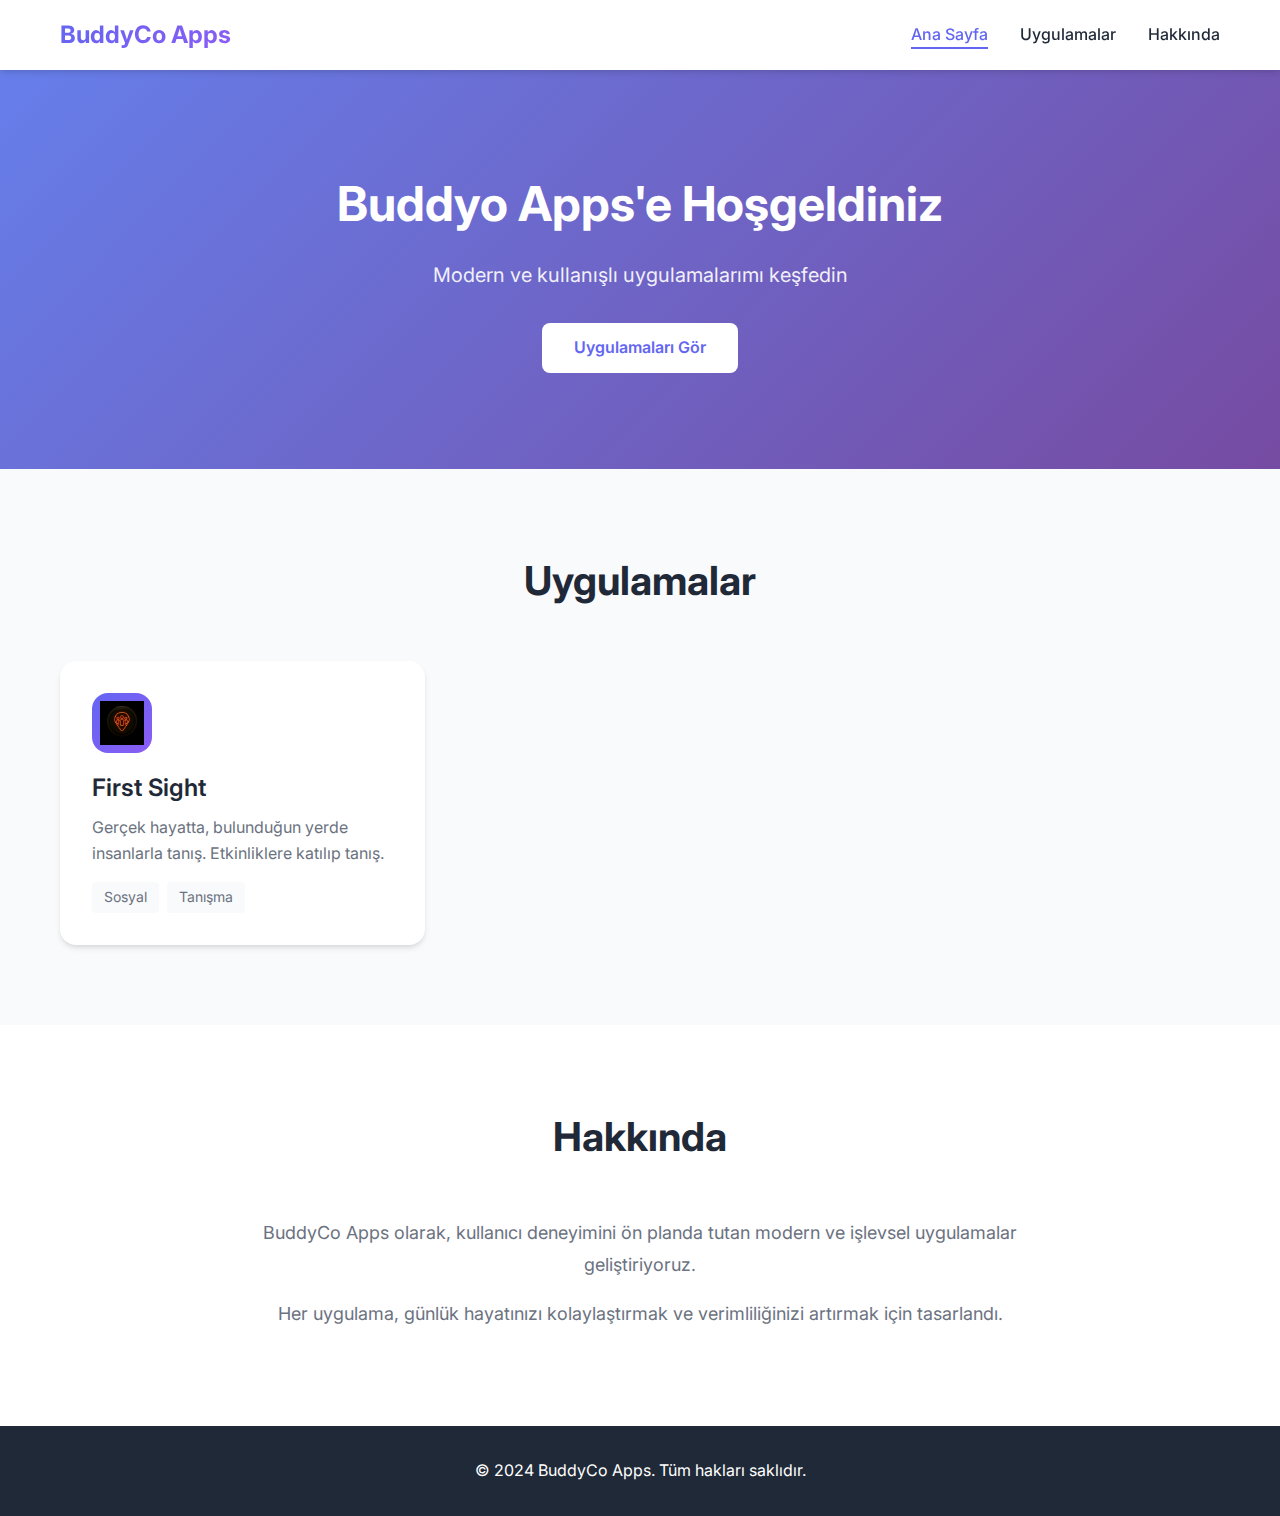
<file: index.html>
<!DOCTYPE html>
<html lang="tr">
<head>
    <meta charset="UTF-8">
    <meta name="viewport" content="width=device-width, initial-scale=1.0">
    <title>BuddyCo Apps - Uygulamalarım</title>
    <link rel="stylesheet" href="styles.css?v=4">
    <link rel="preconnect" href="https://fonts.googleapis.com">
    <link rel="preconnect" href="https://fonts.gstatic.com" crossorigin>
    <link href="https://fonts.googleapis.com/css2?family=Inter:wght@300;400;500;600;700&display=swap" rel="stylesheet">
</head>
<body>
    <nav class="navbar">
        <div class="container">
            <div class="nav-brand">
                <h1>BuddyCo Apps</h1>
            </div>
            <ul class="nav-menu">
                <li><a href="index.html" class="active">Ana Sayfa</a></li>
                <li><a href="#apps">Uygulamalar</a></li>
                <li><a href="#about">Hakkında</a></li>
            </ul>
        </div>
    </nav>

    <section class="hero">
        <div class="container">
            <div class="hero-content">
                <h1 class="hero-title">Buddyo Apps'e Hoşgeldiniz</h1>
                <p class="hero-subtitle">Modern ve kullanışlı uygulamalarımı keşfedin</p>
                <a href="#apps" class="btn btn-primary">Uygulamaları Gör</a>
            </div>
        </div>
    </section>

    <section id="apps" class="apps-section">
        <div class="container">
            <h2 class="section-title">Uygulamalar</h2>
            <div class="apps-grid" id="appsGrid">
                <!-- Uygulamalar buraya dinamik olarak eklenecek -->
            </div>
        </div>
    </section>

    <section id="about" class="about-section">
        <div class="container">
            <h2 class="section-title">Hakkında</h2>
            <div class="about-content">
                <p>BuddyCo Apps olarak, kullanıcı deneyimini ön planda tutan modern ve işlevsel uygulamalar geliştiriyoruz.</p>
                <p>Her uygulama, günlük hayatınızı kolaylaştırmak ve verimliliğinizi artırmak için tasarlandı.</p>
            </div>
        </div>
    </section>

    <footer class="footer">
        <div class="container">
            <p>&copy; 2024 BuddyCo Apps. Tüm hakları saklıdır.</p>
        </div>
    </footer>

    <script src="script.js?v=4"></script>
</body>
</html>
</file>
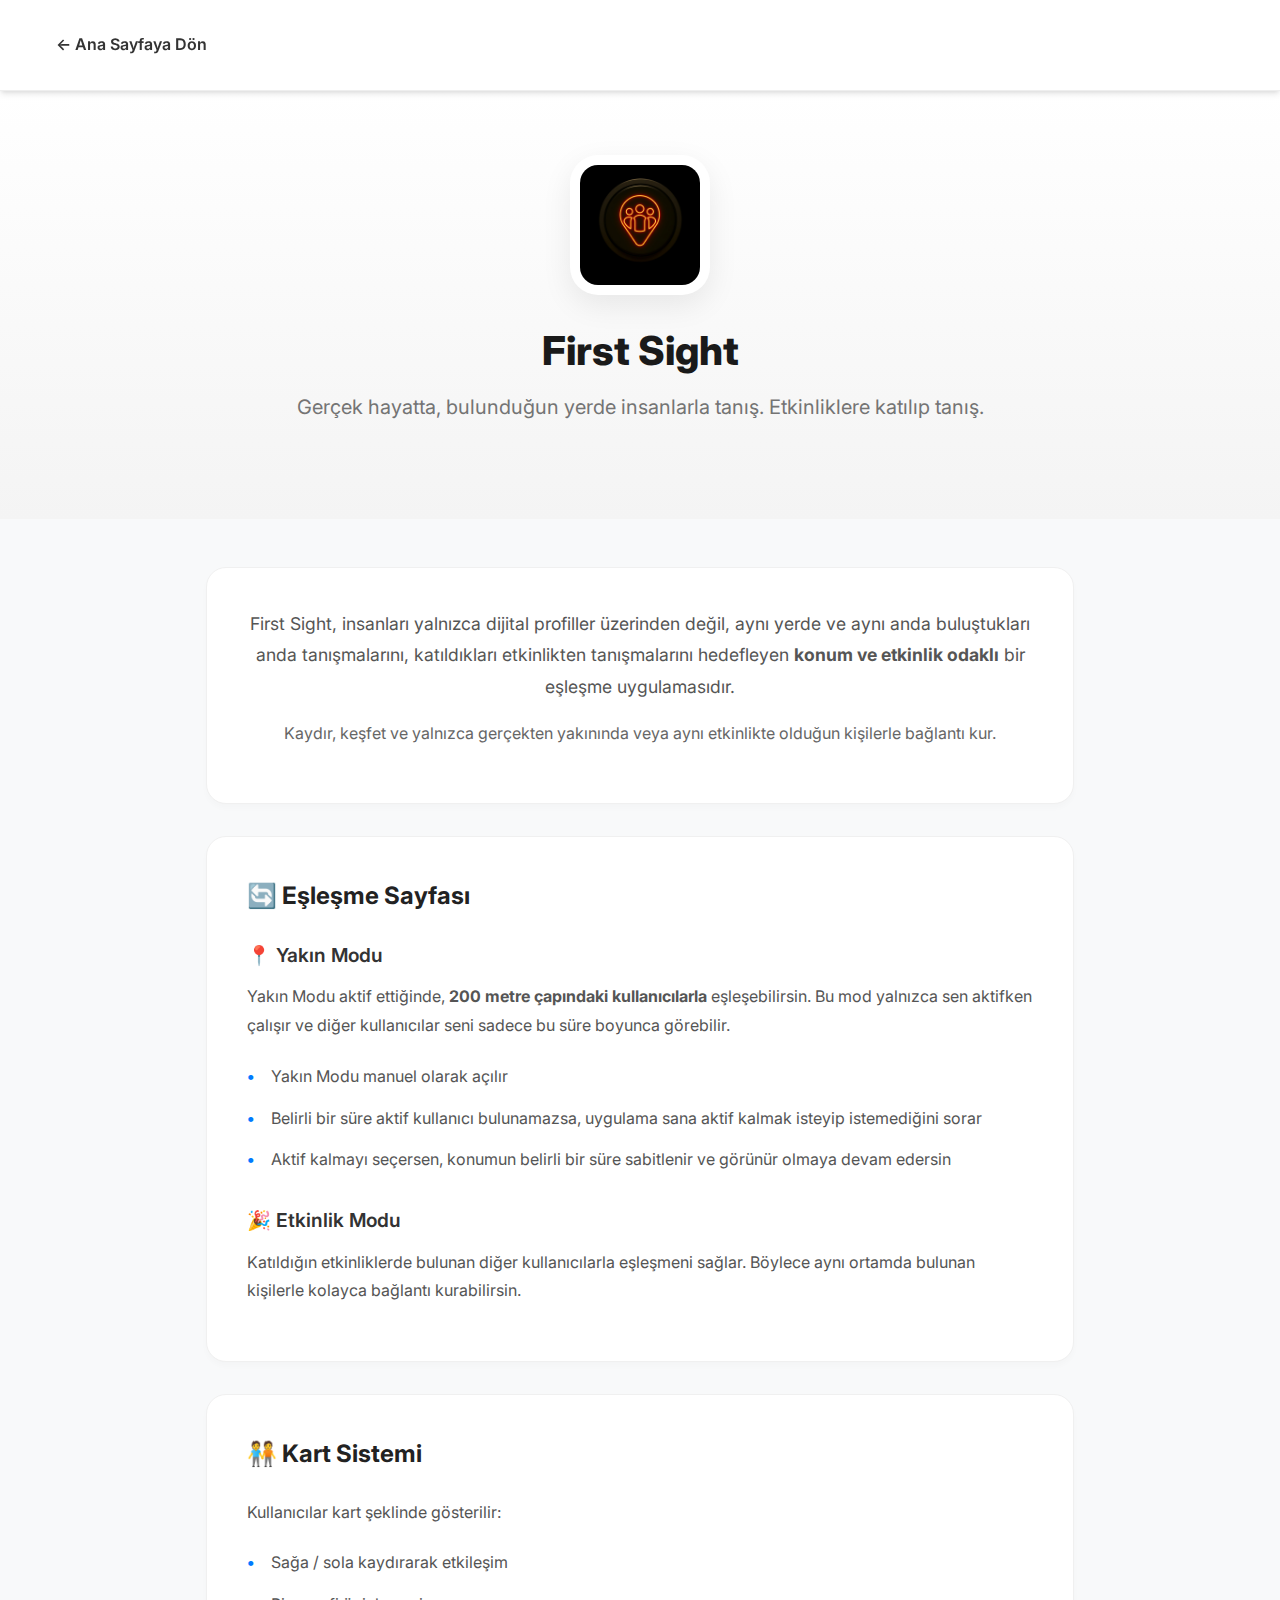
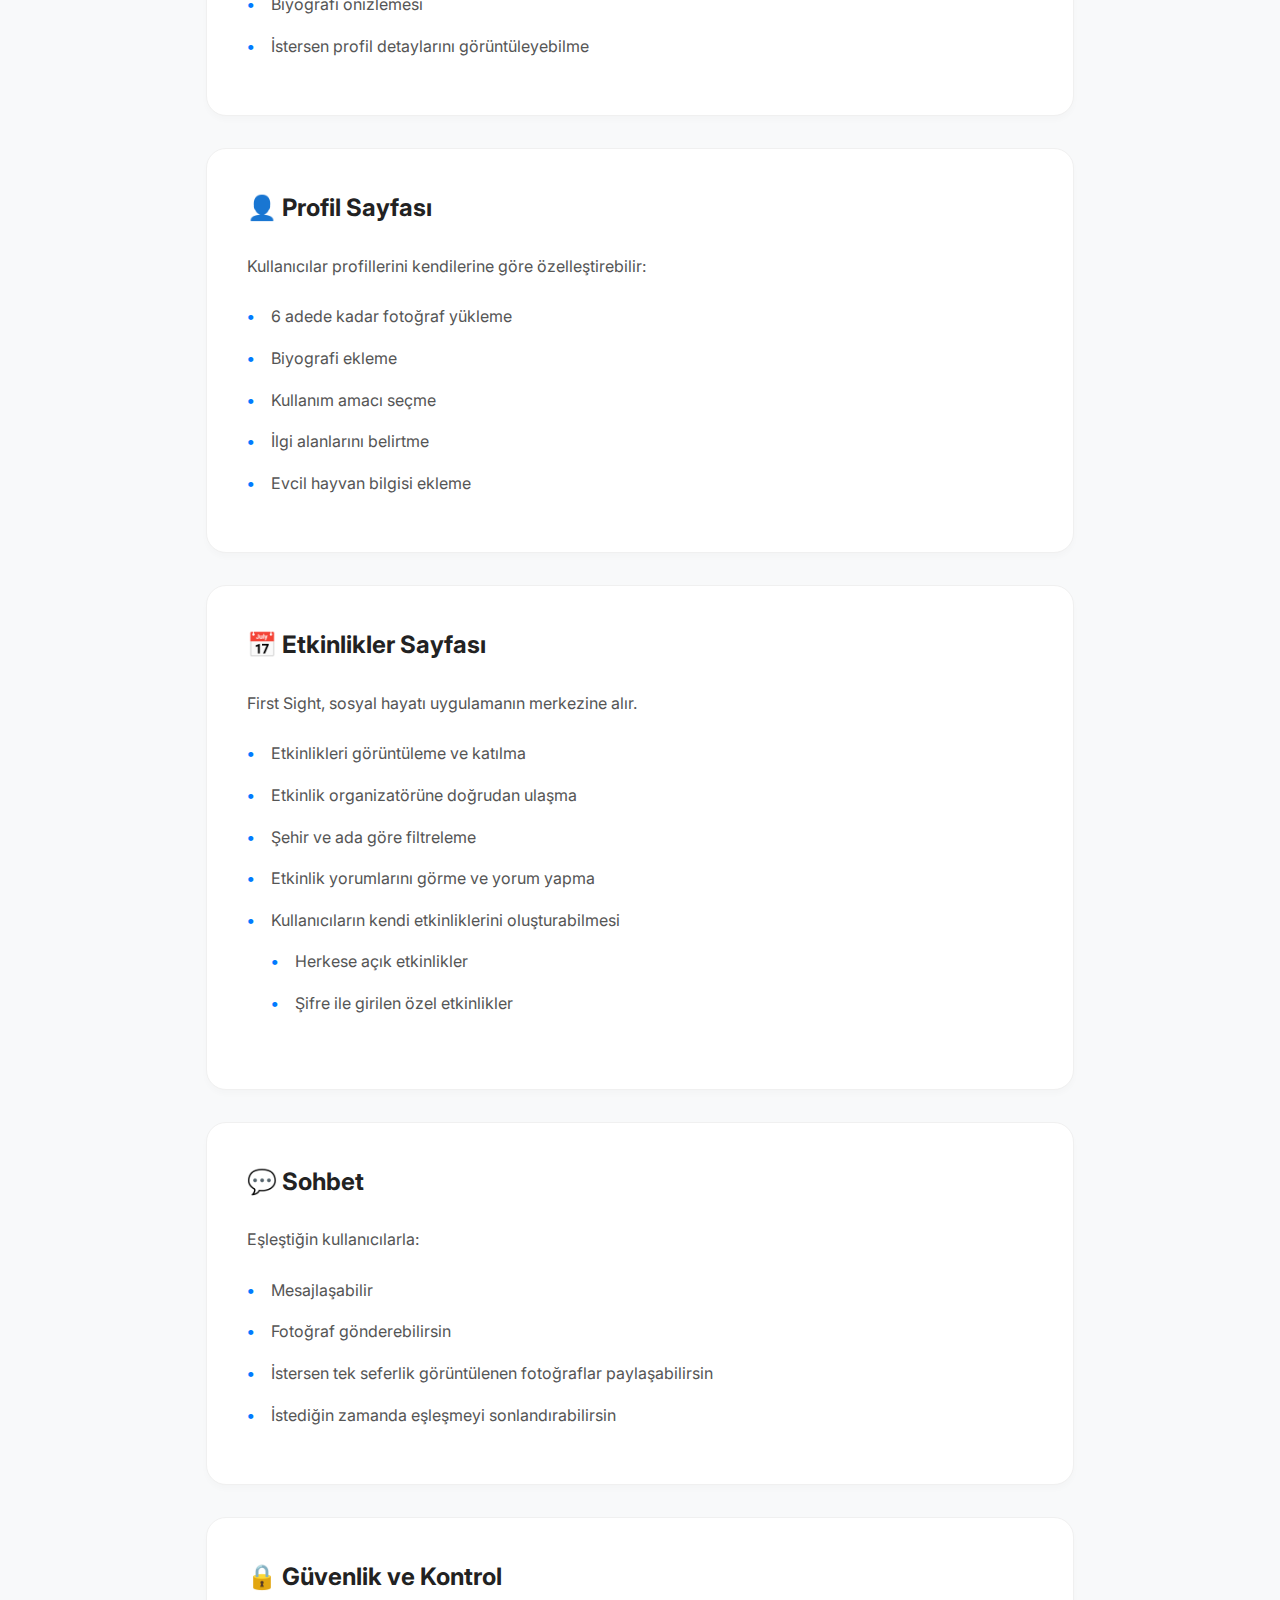
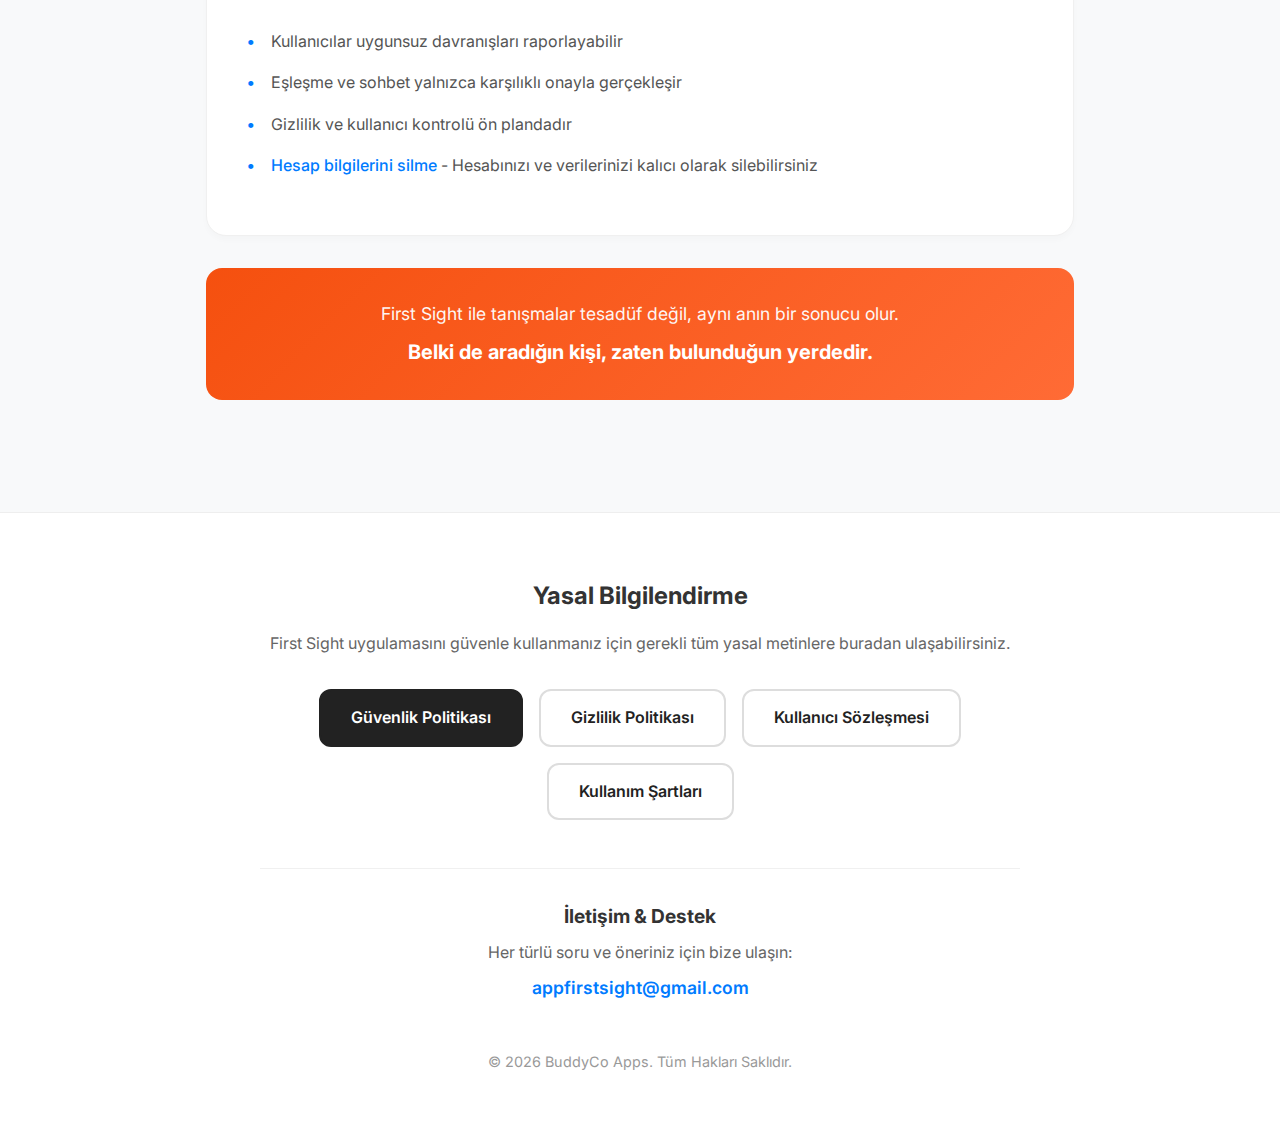
<file: firstsight/index.html>
<!doctype html>
<html lang="tr">

<head>
  <meta charset="UTF-8" />
  <meta name="viewport" content="width=device-width, initial-scale=1.0" />
  <title>First Sight - Tanışmanın En Doğal Hali</title>
  <link rel="stylesheet" href="../styles.css?v=5" />
  <link rel="preconnect" href="https://fonts.googleapis.com" />
  <link rel="preconnect" href="https://fonts.gstatic.com" crossorigin />
  <link href="https://fonts.googleapis.com/css2?family=Inter:wght@300;400;500;600;700&display=swap" rel="stylesheet" />

  <style>
    body {
      font-family: "Inter", sans-serif;
      background-color: #f8f9fa;
      color: #333;
      margin: 0;
      padding: 0;
    }

    .navbar {
      background: white;
      border-bottom: 1px solid #eee;
    }

    /* Hero Alanı */
    .app-hero {
      background: linear-gradient(180deg, #ffffff 0%, #f4f4f4 100%);
      padding: 4rem 1rem;
      text-align: center;
    }

    .app-logo-container {
      width: 140px;
      height: 140px;
      margin: 0 auto 1.5rem;
      background: white;
      border-radius: 28px;
      box-shadow: 0 10px 30px rgba(0, 0, 0, 0.08);
      padding: 10px;
      display: flex;
      align-items: center;
      justify-content: center;
    }

    .app-logo-img {
      width: 100%;
      height: 100%;
      object-fit: contain;
      border-radius: 18px;
    }

    .hero-title {
      font-size: 2.5rem;
      font-weight: 800;
      margin-bottom: 0.5rem;
      color: #1a1a1a;
    }

    .hero-subtitle {
      font-size: 1.25rem;
      color: #666;
      max-width: 700px;
      margin: 0 auto 2rem;
      line-height: 1.6;
    }

    /* İçerik Bölümü */
    .content-section {
      padding: 3rem 1rem;
      max-width: 900px;
      margin: 0 auto;
    }

    .section-block {
      background: white;
      padding: 2.5rem;
      border-radius: 20px;
      box-shadow: 0 4px 6px rgba(0, 0, 0, 0.02);
      border: 1px solid #f0f0f0;
      margin-bottom: 2rem;
    }

    .section-block h2 {
      font-size: 1.5rem;
      font-weight: 700;
      margin-bottom: 1.5rem;
      color: #222;
      display: flex;
      align-items: center;
      gap: 0.5rem;
    }

    .section-block h3 {
      font-size: 1.2rem;
      font-weight: 600;
      margin: 1.5rem 0 0.75rem;
      color: #333;
      display: flex;
      align-items: center;
      gap: 0.5rem;
    }

    .section-block p {
      color: #555;
      line-height: 1.8;
      margin-bottom: 1rem;
    }

    .section-block ul {
      list-style: none;
      padding: 0;
      margin: 0.5rem 0;
    }

    .section-block ul li {
      padding: 0.5rem 0;
      padding-left: 1.5rem;
      position: relative;
      color: #555;
      line-height: 1.6;
    }

    .section-block ul li::before {
      content: "•";
      position: absolute;
      left: 0;
      color: #007bff;
      font-weight: bold;
    }

    .nested-list {
      margin-left: 1rem;
      margin-top: 0.5rem;
    }

    .nested-list li::before {
      content: "◦";
      color: #999;
    }

    /* Özellikler Grid */
    .features-grid {
      display: grid;
      grid-template-columns: repeat(auto-fit, minmax(280px, 1fr));
      gap: 1.5rem;
      margin-top: 1.5rem;
    }

    .feature-card {
      background: #fafafa;
      padding: 1.5rem;
      border-radius: 16px;
      border: 1px solid #eee;
      transition: transform 0.3s ease, box-shadow 0.3s ease;
    }

    .feature-card:hover {
      transform: translateY(-3px);
      box-shadow: 0 8px 16px rgba(0, 0, 0, 0.04);
    }

    .feature-card h4 {
      font-size: 1.1rem;
      font-weight: 600;
      margin-bottom: 0.5rem;
      color: #222;
    }

    .feature-card p {
      color: #666;
      font-size: 0.95rem;
      line-height: 1.6;
      margin: 0;
    }

    .highlight-box {
      background: linear-gradient(135deg, #f5500f 0%, #ff6b35 100%);
      color: white;
      padding: 2rem;
      border-radius: 16px;
      text-align: center;
      margin: 2rem 0;
    }

    .highlight-box p {
      color: white;
      font-size: 1.1rem;
      margin: 0;
      opacity: 0.95;
    }

    .highlight-box strong {
      display: block;
      font-size: 1.25rem;
      margin-top: 0.5rem;
    }

    /* Yasal & İletişim Alanı */
    .info-footer {
      background: #fff;
      padding: 4rem 1rem;
      text-align: center;
      border-top: 1px solid #eee;
      margin-top: 2rem;
    }

    .legal-buttons {
      display: flex;
      gap: 1rem;
      justify-content: center;
      flex-wrap: wrap;
      margin: 2rem 0;
    }

    .btn {
      padding: 14px 30px;
      border-radius: 12px;
      font-weight: 600;
      text-decoration: none;
      transition: all 0.2s;
      display: inline-block;
    }

    .btn-dark {
      background: #222;
      color: white;
      border: 2px solid #222;
    }

    .btn-dark:hover {
      background: #000;
      border-color: #000;
      transform: scale(1.02);
    }

    .btn-light {
      background: transparent;
      color: #222;
      border: 2px solid #ddd;
    }

    .btn-light:hover {
      border-color: #222;
      background: #fff;
      transform: scale(1.02);
    }

    .contact-info {
      margin-top: 3rem;
      padding-top: 2rem;
      border-top: 1px solid #f0f0f0;
    }

    .contact-link {
      color: #007bff;
      text-decoration: none;
      font-weight: 600;
      font-size: 1.1rem;
    }

    .contact-link:hover {
      text-decoration: underline;
    }

    @media (max-width: 768px) {
      .hero-title {
        font-size: 2rem;
      }

      .section-block {
        padding: 1.5rem;
      }

      .feature-card {
        padding: 1.25rem;
      }
    }
  </style>
</head>

<body>
  <nav class="navbar">
    <div class="container" style="display: flex; align-items: center; padding: 1rem">
      <a href="../index.html" style="text-decoration: none; color: #333; font-weight: 600">← Ana Sayfaya Dön</a>
    </div>
  </nav>

  <header class="app-hero">
    <div class="container">
      <div class="app-logo-container">
        <img src="../firstsight-logo.png" alt="First Sight Logo" class="app-logo-img" />
      </div>
      <h1 class="hero-title">First Sight</h1>
      <p class="hero-subtitle">
        Gerçek hayatta, bulunduğun yerde insanlarla tanış. Etkinliklere katılıp tanış.
      </p>
    </div>
  </header>

  <section class="content-section">
    <!-- Giriş -->
    <div class="section-block">
      <p style="font-size: 1.1rem; text-align: center;">
        First Sight, insanları yalnızca dijital profiller üzerinden değil, aynı yerde ve aynı anda buluştukları anda
        tanışmalarını, katıldıkları etkinlikten tanışmalarını hedefleyen <strong>konum ve etkinlik odaklı</strong> bir
        eşleşme uygulamasıdır.
      </p>
      <p style="text-align: center; color: #666;">
        Kaydır, keşfet ve yalnızca gerçekten yakınında veya aynı etkinlikte olduğun kişilerle bağlantı kur.
      </p>
    </div>

    <!-- Eşleşme Sayfası -->
    <div class="section-block">
      <h2>🔄 Eşleşme Sayfası</h2>

      <h3>📍 Yakın Modu</h3>
      <p>Yakın Modu aktif ettiğinde, <strong>200 metre çapındaki kullanıcılarla</strong> eşleşebilirsin. Bu mod yalnızca
        sen aktifken çalışır ve diğer kullanıcılar seni sadece bu süre boyunca görebilir.</p>
      <ul>
        <li>Yakın Modu manuel olarak açılır</li>
        <li>Belirli bir süre aktif kullanıcı bulunamazsa, uygulama sana aktif kalmak isteyip istemediğini sorar</li>
        <li>Aktif kalmayı seçersen, konumun belirli bir süre sabitlenir ve görünür olmaya devam edersin</li>
      </ul>

      <h3>🎉 Etkinlik Modu</h3>
      <p>Katıldığın etkinliklerde bulunan diğer kullanıcılarla eşleşmeni sağlar. Böylece aynı ortamda bulunan kişilerle
        kolayca bağlantı kurabilirsin.</p>
    </div>

    <!-- Kart Sistemi -->
    <div class="section-block">
      <h2>🧑‍🤝‍🧑 Kart Sistemi</h2>
      <p>Kullanıcılar kart şeklinde gösterilir:</p>
      <ul>
        <li>Sağa / sola kaydırarak etkileşim</li>
        <li>Biyografi önizlemesi</li>
        <li>İstersen profil detaylarını görüntüleyebilme</li>
      </ul>
    </div>

    <!-- Profil Sayfası -->
    <div class="section-block">
      <h2>👤 Profil Sayfası</h2>
      <p>Kullanıcılar profillerini kendilerine göre özelleştirebilir:</p>
      <ul>
        <li>6 adede kadar fotoğraf yükleme</li>
        <li>Biyografi ekleme</li>
        <li>Kullanım amacı seçme</li>
        <li>İlgi alanlarını belirtme</li>
        <li>Evcil hayvan bilgisi ekleme</li>
      </ul>
    </div>

    <!-- Etkinlikler Sayfası -->
    <div class="section-block">
      <h2>📅 Etkinlikler Sayfası</h2>
      <p>First Sight, sosyal hayatı uygulamanın merkezine alır.</p>
      <ul>
        <li>Etkinlikleri görüntüleme ve katılma</li>
        <li>Etkinlik organizatörüne doğrudan ulaşma</li>
        <li>Şehir ve ada göre filtreleme</li>
        <li>Etkinlik yorumlarını görme ve yorum yapma</li>
        <li>Kullanıcıların kendi etkinliklerini oluşturabilmesi
          <ul class="nested-list">
            <li>Herkese açık etkinlikler</li>
            <li>Şifre ile girilen özel etkinlikler</li>
          </ul>
        </li>
      </ul>
    </div>

    <!-- Sohbet -->
    <div class="section-block">
      <h2>💬 Sohbet</h2>
      <p>Eşleştiğin kullanıcılarla:</p>
      <ul>
        <li>Mesajlaşabilir</li>
        <li>Fotoğraf gönderebilirsin</li>
        <li>İstersen tek seferlik görüntülenen fotoğraflar paylaşabilirsin</li>
        <li>İstediğin zamanda eşleşmeyi sonlandırabilirsin</li>
      </ul>
    </div>

    <!-- Güvenlik ve Kontrol -->
    <div class="section-block">
      <h2>🔒 Güvenlik ve Kontrol</h2>
      <ul>
        <li>Kullanıcılar uygunsuz davranışları raporlayabilir</li>
        <li>Eşleşme ve sohbet yalnızca karşılıklı onayla gerçekleşir</li>
        <li>Gizlilik ve kullanıcı kontrolü ön plandadır</li>
        <li><a href="hesap-silme/" style="color: #007bff; text-decoration: none; font-weight: 500;">Hesap bilgilerini
            silme</a> - Hesabınızı ve verilerinizi kalıcı olarak silebilirsiniz</li>
      </ul>
    </div>

    <!-- Son Mesaj -->
    <div class="highlight-box">
      <p>First Sight ile tanışmalar tesadüf değil, aynı anın bir sonucu olur.</p>
      <strong>Belki de aradığın kişi, zaten bulunduğun yerdedir.</strong>
    </div>
  </section>

  <footer class="info-footer">
    <div class="container" style="max-width: 800px; margin: 0 auto">
      <h2 style="margin-bottom: 1rem">Yasal Bilgilendirme</h2>
      <p style="color: #666; margin-bottom: 2rem">
        First Sight uygulamasını güvenle kullanmanız için gerekli tüm yasal
        metinlere buradan ulaşabilirsiniz.
      </p>

      <div class="legal-buttons">
        <a href="guvenlik/" class="btn btn-dark">Güvenlik Politikası</a>
        <a href="gizlilik/" class="btn btn-light">Gizlilik Politikası</a>
        <a href="sozlesme/" class="btn btn-light">Kullanıcı Sözleşmesi</a>
        <a href="kullanim-sartlari/" class="btn btn-light">Kullanım Şartları</a>
      </div>

      <div class="contact-info">
        <h3 style="font-size: 1.2rem; margin-bottom: 0.5rem">
          İletişim & Destek
        </h3>
        <p style="color: #666; margin-bottom: 0.5rem">
          Her türlü soru ve öneriniz için bize ulaşın:
        </p>
        <a href="mailto:appfirstsight@gmail.com" class="contact-link">appfirstsight@gmail.com</a>
      </div>

      <p style="margin-top: 3rem; color: #999; font-size: 0.9rem">
        &copy; 2026 BuddyCo Apps. Tüm Hakları Saklıdır.
      </p>
    </div>
  </footer>
</body>

</html>
</file>
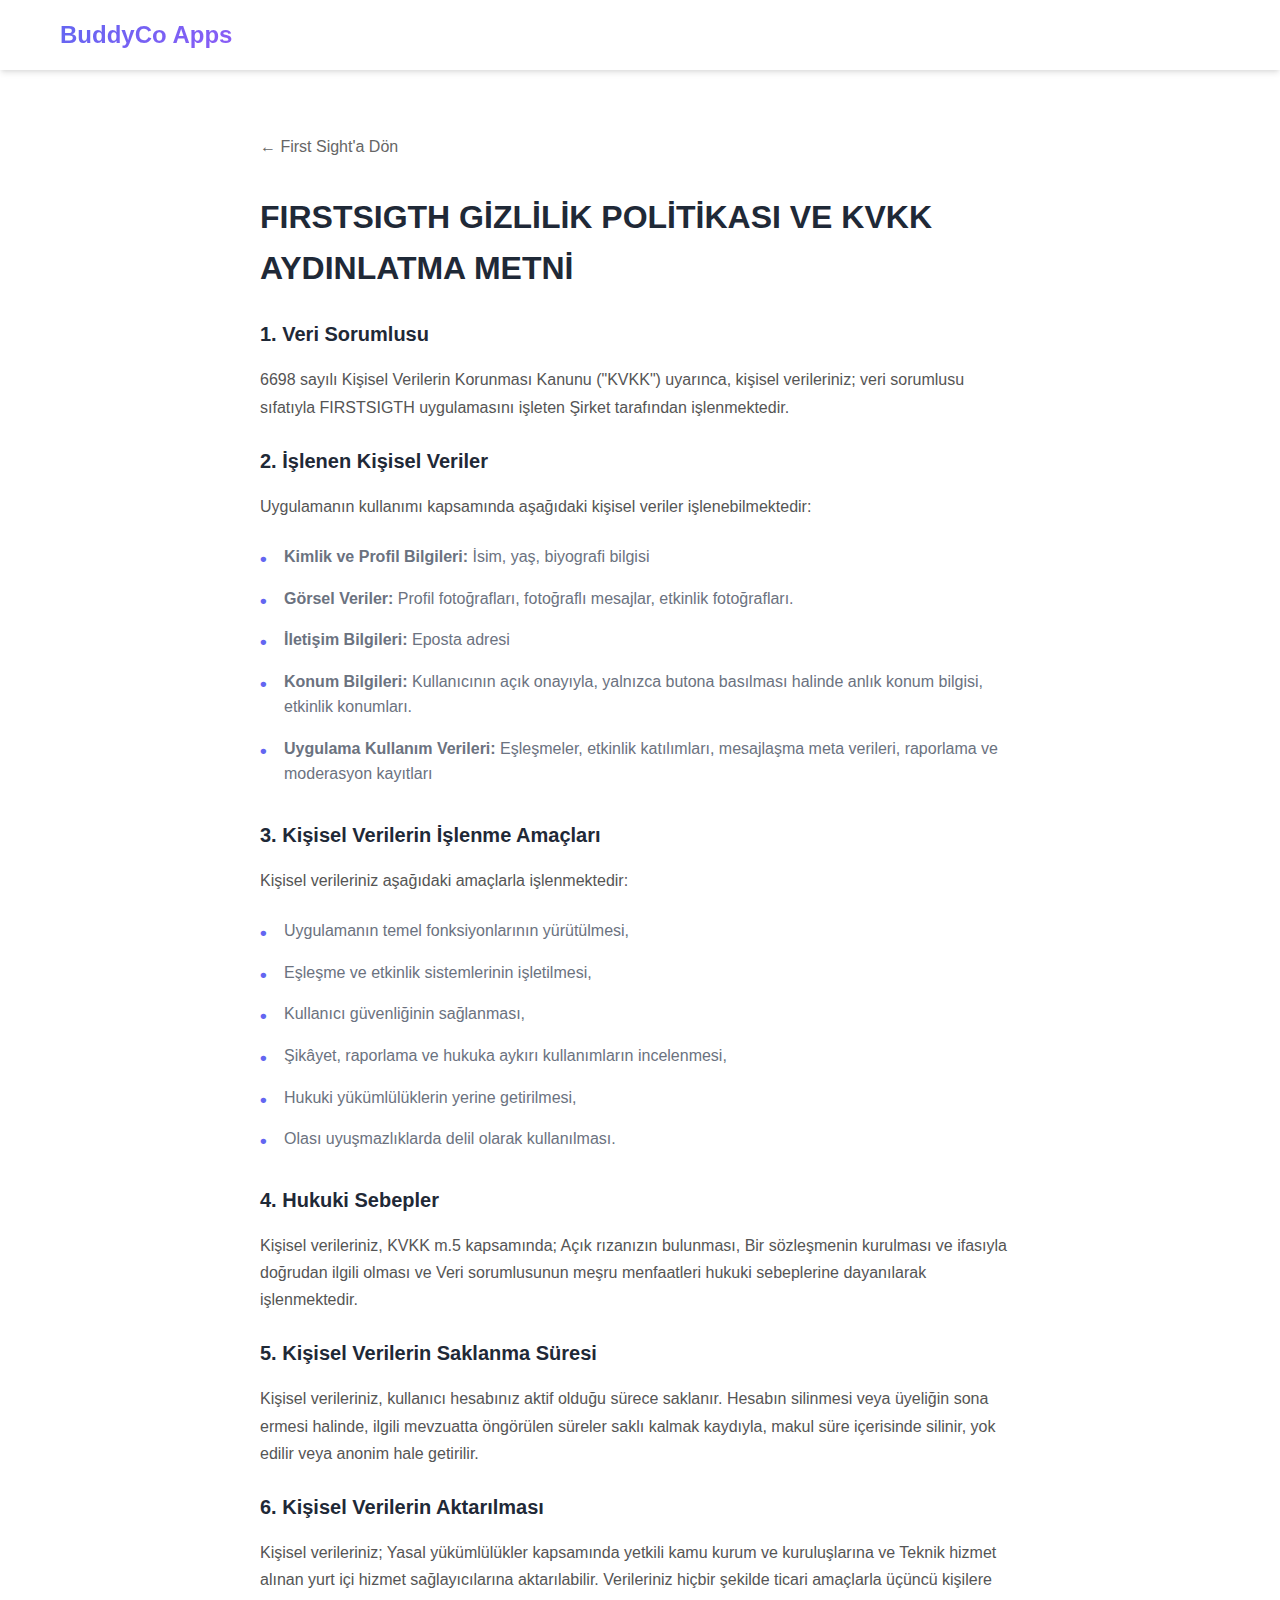
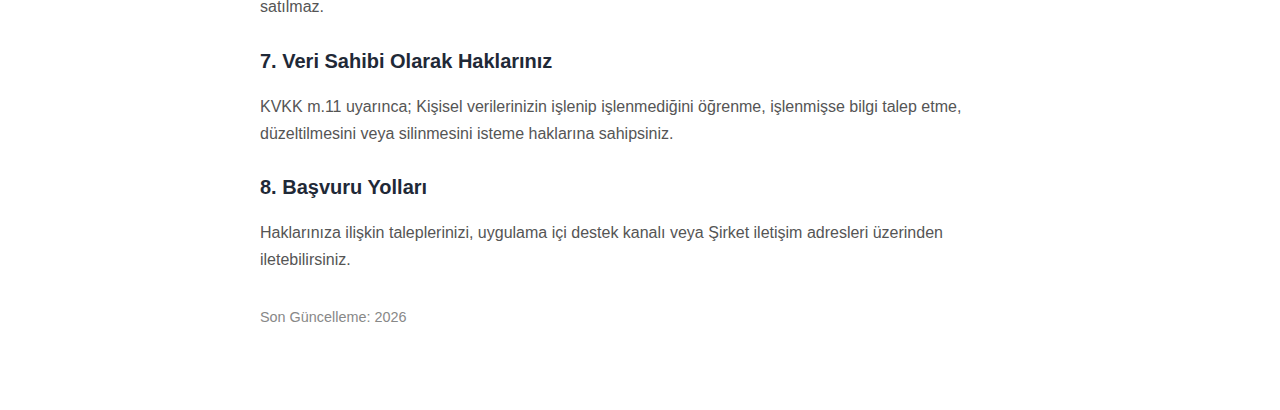
<file: firstsight/gizlilik/index.html>
<!DOCTYPE html>
<html lang="tr">

<head>
    <meta charset="UTF-8">
    <meta name="viewport" content="width=device-width, initial-scale=1.0">
    <title>First Sight - Gizlilik Politikası</title>
    <link rel="stylesheet" href="../../styles.css?v=4">
    <style>
        .legal-page {
            padding: 4rem 0;
            max-width: 800px;
            margin: 0 auto;
        }

        .legal-content h2 {
            color: #333;
            margin-top: 2rem;
        }

        .legal-content p,
        .legal-content li {
            color: #555;
            line-height: 1.7;
        }

        .back-link {
            display: inline-block;
            margin-bottom: 2rem;
            color: #666;
            text-decoration: none;
            font-weight: 500;
        }

        .back-link:hover {
            color: #000;
        }
    </style>
</head>

<body>
    <nav class="navbar">
        <div class="container">
            <div class="nav-brand">
                <h1>BuddyCo Apps</h1>
            </div>
        </div>
    </nav>

    <section class="legal-page">
        <div class="container">
            <a href="../" class="back-link">← First Sight'a Dön</a>

            <div class="legal-content">
                <h1>FIRSTSIGTH GİZLİLİK POLİTİKASI VE KVKK AYDINLATMA METNİ</h1>

                <h3>1. Veri Sorumlusu</h3>
                <p>6698 sayılı Kişisel Verilerin Korunması Kanunu ("KVKK") uyarınca, kişisel verileriniz; veri sorumlusu
                    sıfatıyla FIRSTSIGTH uygulamasını işleten Şirket tarafından işlenmektedir.</p>

                <h3>2. İşlenen Kişisel Veriler</h3>
                <p>Uygulamanın kullanımı kapsamında aşağıdaki kişisel veriler işlenebilmektedir:</p>
                <ul>
                    <li><strong>Kimlik ve Profil Bilgileri:</strong> İsim, yaş, biyografi bilgisi</li>
                    <li><strong>Görsel Veriler:</strong> Profil fotoğrafları, fotoğraflı mesajlar, etkinlik
                        fotoğrafları.</li>
                    <li><strong>İletişim Bilgileri:</strong> Eposta adresi</li>
                    <li><strong>Konum Bilgileri:</strong> Kullanıcının açık onayıyla, yalnızca butona basılması halinde
                        anlık konum bilgisi, etkinlik konumları.</li>
                    <li><strong>Uygulama Kullanım Verileri:</strong> Eşleşmeler, etkinlik katılımları, mesajlaşma meta
                        verileri, raporlama ve moderasyon kayıtları</li>
                </ul>

                <h3>3. Kişisel Verilerin İşlenme Amaçları</h3>
                <p>Kişisel verileriniz aşağıdaki amaçlarla işlenmektedir:</p>
                <ul>
                    <li>Uygulamanın temel fonksiyonlarının yürütülmesi,</li>
                    <li>Eşleşme ve etkinlik sistemlerinin işletilmesi,</li>
                    <li>Kullanıcı güvenliğinin sağlanması,</li>
                    <li>Şikâyet, raporlama ve hukuka aykırı kullanımların incelenmesi,</li>
                    <li>Hukuki yükümlülüklerin yerine getirilmesi,</li>
                    <li>Olası uyuşmazlıklarda delil olarak kullanılması.</li>
                </ul>

                <h3>4. Hukuki Sebepler</h3>
                <p>Kişisel verileriniz, KVKK m.5 kapsamında; Açık rızanızın bulunması, Bir sözleşmenin kurulması ve
                    ifasıyla doğrudan ilgili olması ve Veri sorumlusunun meşru menfaatleri hukuki sebeplerine
                    dayanılarak işlenmektedir.</p>

                <h3>5. Kişisel Verilerin Saklanma Süresi</h3>
                <p>Kişisel verileriniz, kullanıcı hesabınız aktif olduğu sürece saklanır. Hesabın silinmesi veya
                    üyeliğin sona ermesi halinde, ilgili mevzuatta öngörülen süreler saklı kalmak kaydıyla, makul süre
                    içerisinde silinir, yok edilir veya anonim hale getirilir.</p>

                <h3>6. Kişisel Verilerin Aktarılması</h3>
                <p>Kişisel verileriniz; Yasal yükümlülükler kapsamında yetkili kamu kurum ve kuruluşlarına ve Teknik
                    hizmet alınan yurt içi hizmet sağlayıcılarına aktarılabilir. Verileriniz hiçbir şekilde ticari
                    amaçlarla üçüncü kişilere satılmaz.</p>

                <h3>7. Veri Sahibi Olarak Haklarınız</h3>
                <p>KVKK m.11 uyarınca; Kişisel verilerinizin işlenip işlenmediğini öğrenme, işlenmişse bilgi talep etme,
                    düzeltilmesini veya silinmesini isteme haklarına sahipsiniz.</p>

                <h3>8. Başvuru Yolları</h3>
                <p>Haklarınıza ilişkin taleplerinizi, uygulama içi destek kanalı veya Şirket iletişim adresleri
                    üzerinden iletebilirsiniz.</p>

                <p style="margin-top:2rem; font-size:0.9rem; color:#888;">Son Güncelleme: 2026</p>
            </div>
        </div>
    </section>
</body>

</html>
</file>
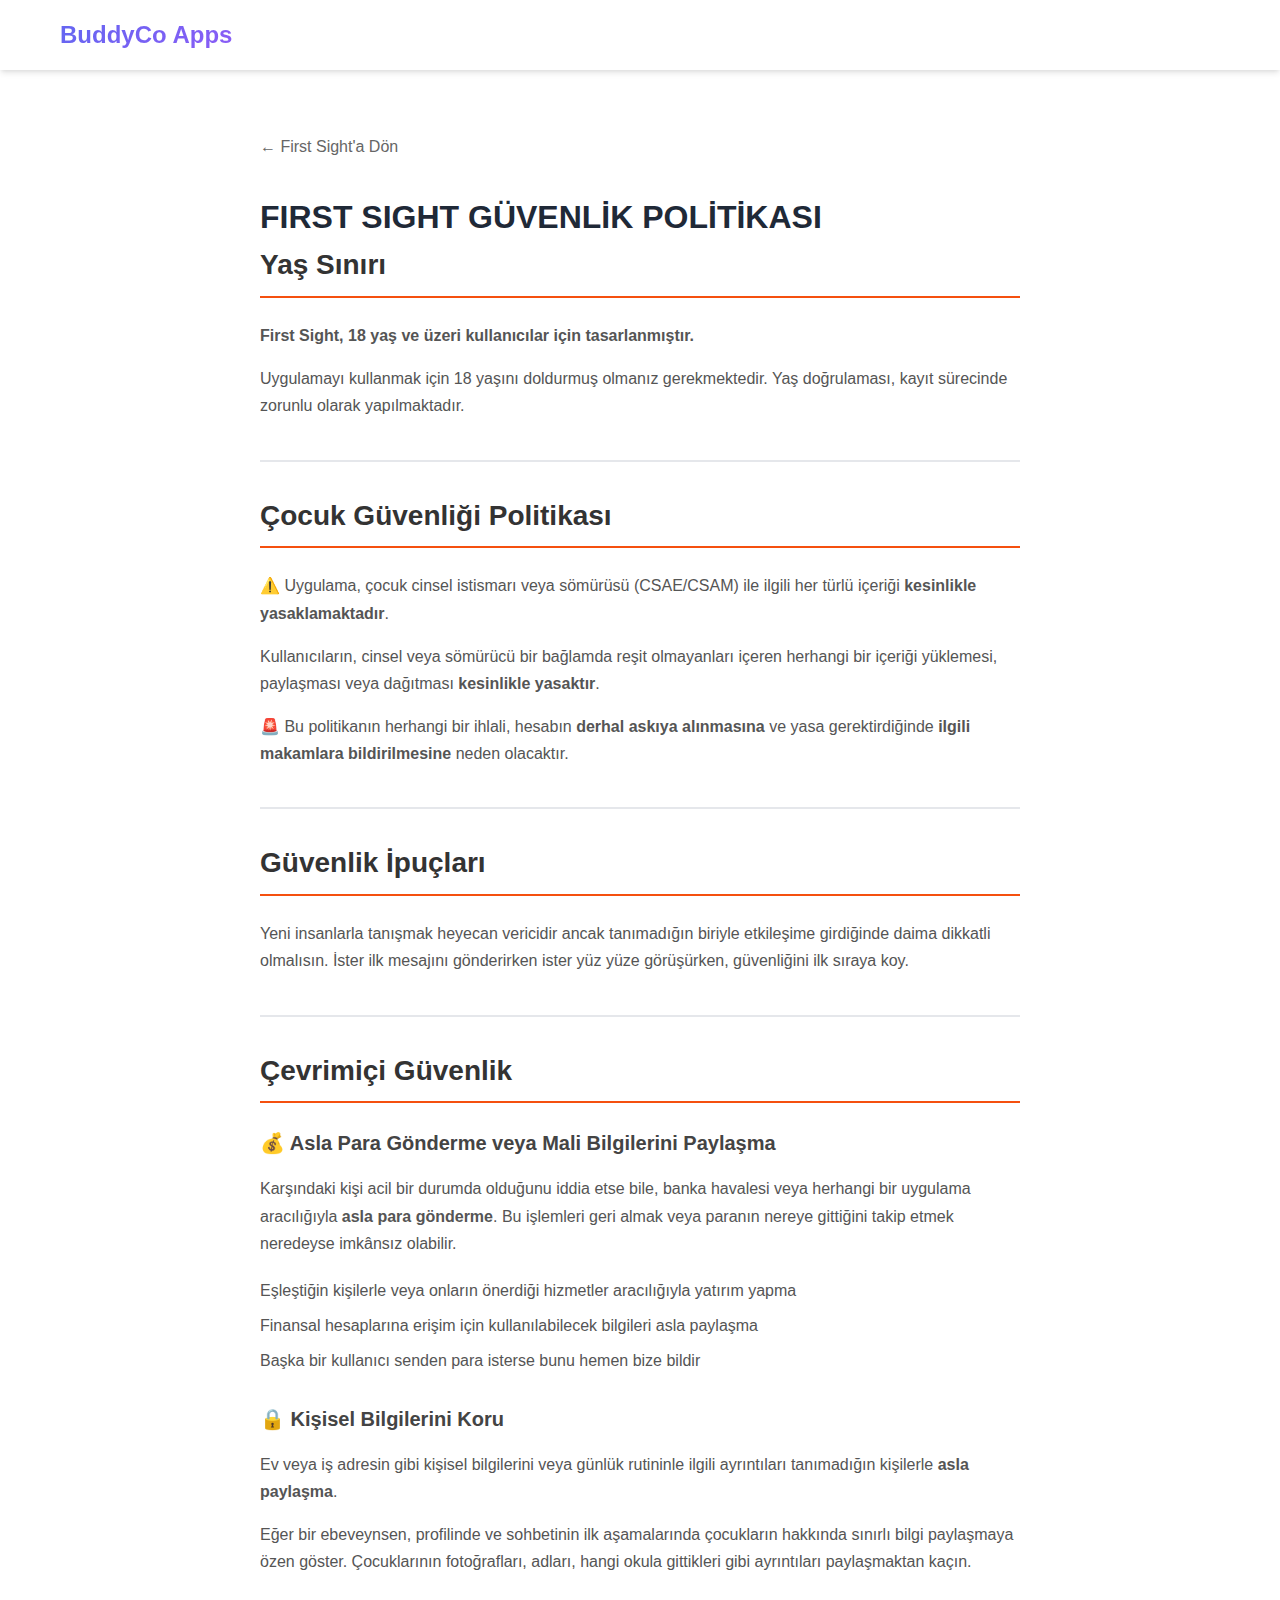
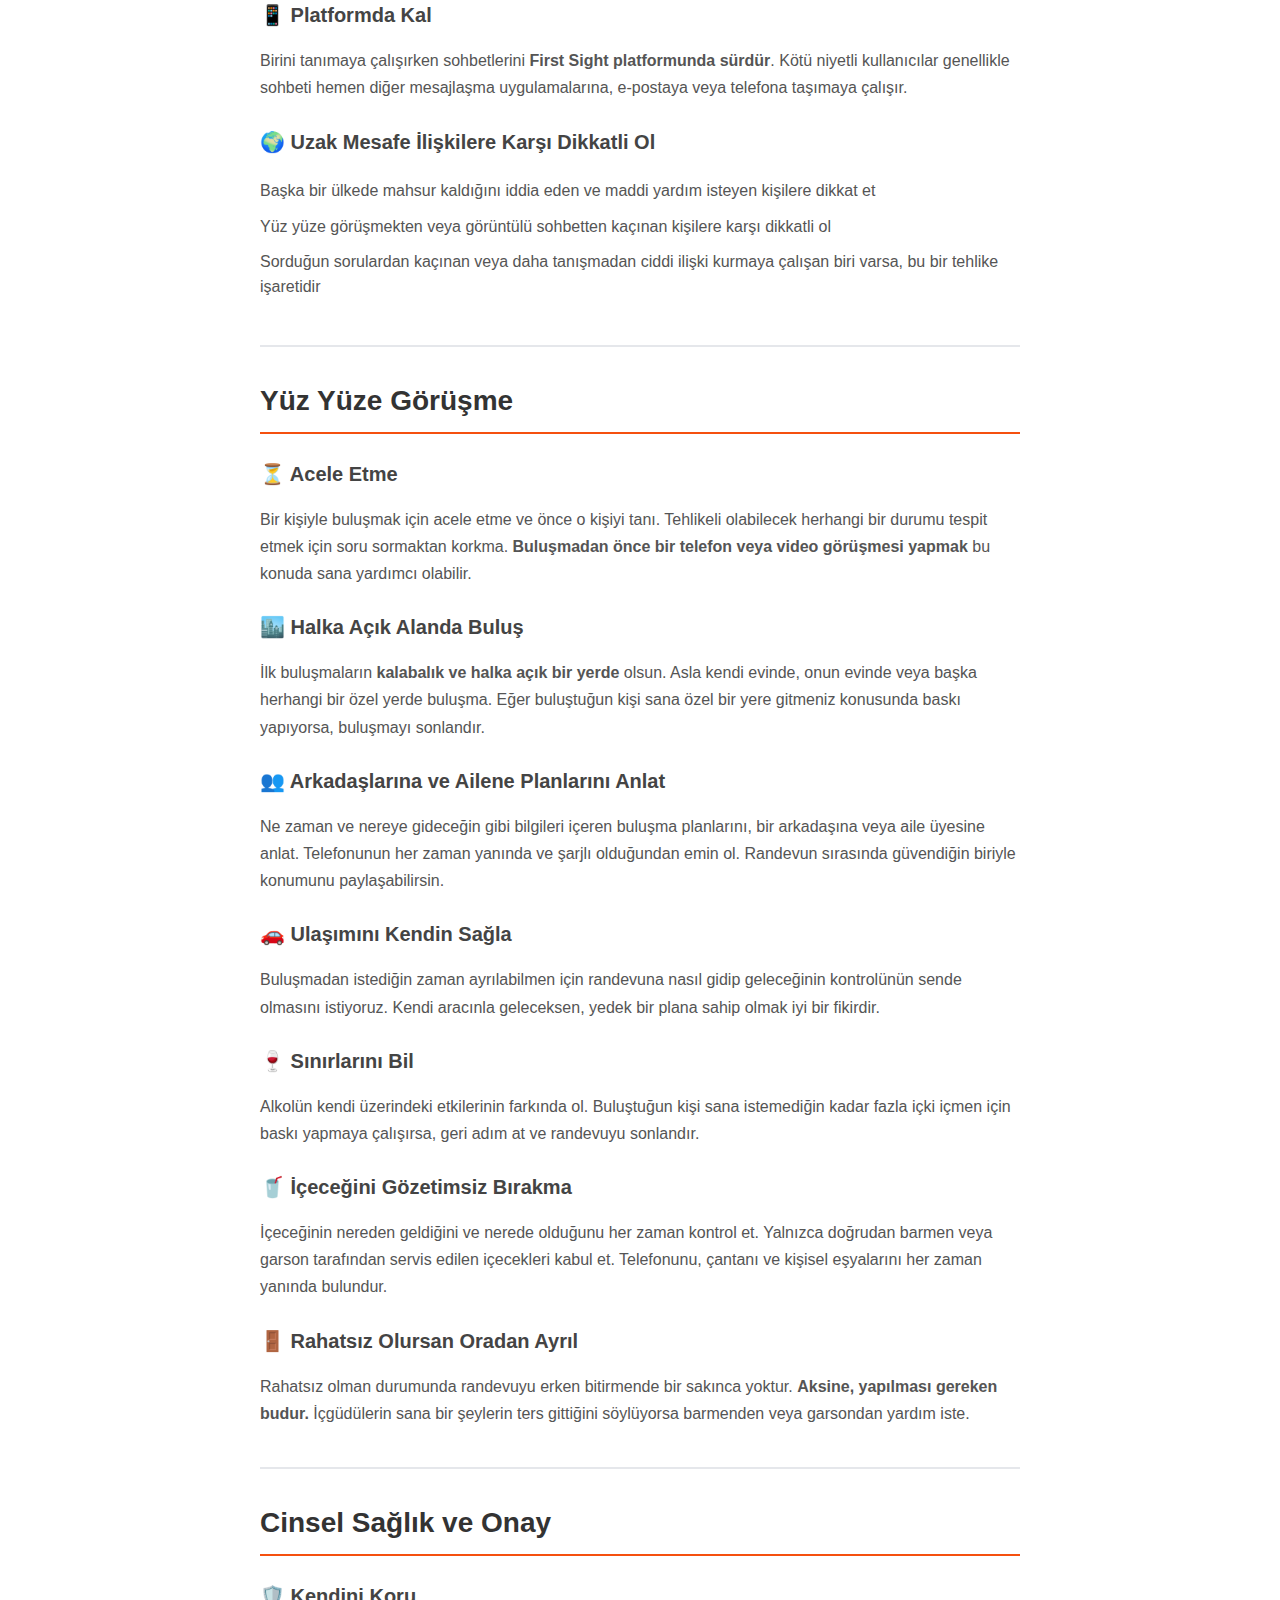
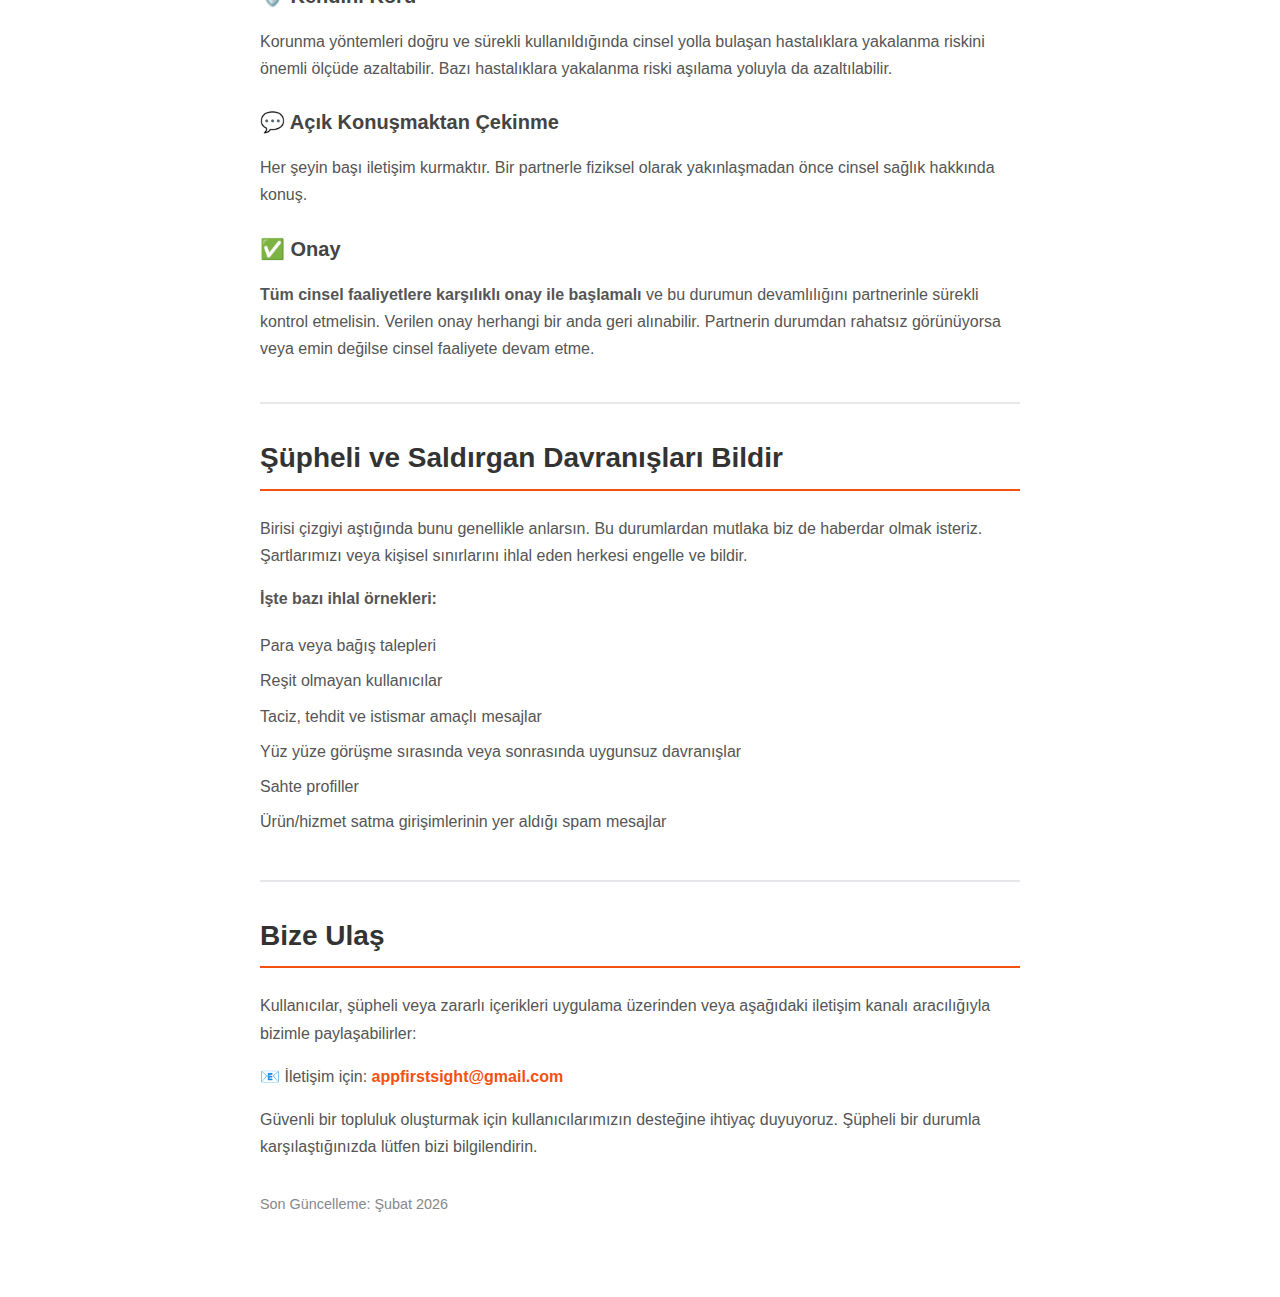
<file: firstsight/guvenlik/index.html>
<!DOCTYPE html>
<html lang="tr">

<head>
    <meta charset="UTF-8">
    <meta name="viewport" content="width=device-width, initial-scale=1.0">
    <title>First Sight - Güvenlik Politikası</title>
    <link rel="stylesheet" href="../../styles.css?v=4">
    <style>
        .legal-page {
            padding: 4rem 0;
            max-width: 800px;
            margin: 0 auto;
        }

        .legal-content h2 {
            color: #333;
            margin-top: 2.5rem;
            padding-bottom: 0.5rem;
            border-bottom: 2px solid #f5500f;
        }

        .legal-content h3 {
            color: #444;
            margin-top: 1.5rem;
        }

        .legal-content p,
        .legal-content li {
            color: #555;
            line-height: 1.7;
        }

        .back-link {
            display: inline-block;
            margin-bottom: 2rem;
            color: #666;
            text-decoration: none;
            font-weight: 500;
        }

        .back-link:hover {
            color: #000;
        }

        .section-intro {
            font-size: 1.1rem;
            color: #333;
            font-weight: 500;
            margin-bottom: 1rem;
        }

        .legal-content ul {
            padding-left: 0;
            margin: 1rem 0;
            list-style: none !important;
            list-style-type: none !important;
        }

        .legal-content ul li {
            padding: 0.3rem 0;
            color: #555;
            list-style: none !important;
        }

        .legal-content ul li::before {
            content: none !important;
            display: none !important;
        }

        .contact-link {
            color: #f5500f;
            font-weight: 600;
            text-decoration: none;
        }

        .contact-link:hover {
            text-decoration: underline;
        }
    </style>
</head>

<body>
    <nav class="navbar">
        <div class="container">
            <div class="nav-brand">
                <h1>BuddyCo Apps</h1>
            </div>
        </div>
    </nav>

    <section class="legal-page">
        <div class="container">
            <a href="../" class="back-link">← First Sight'a Dön</a>

            <div class="legal-content">
                <h1>FIRST SIGHT GÜVENLİK POLİTİKASI</h1>

                <!-- Yaş Sınırı ve CSAM Politikası -->
                <h2>Yaş Sınırı</h2>
                <p><strong>First Sight, 18 yaş ve üzeri kullanıcılar için tasarlanmıştır.</strong></p>
                <p>Uygulamayı kullanmak için 18 yaşını doldurmuş olmanız gerekmektedir. Yaş doğrulaması, kayıt sürecinde zorunlu olarak yapılmaktadır.</p>

                <h2>Çocuk Güvenliği Politikası</h2>
                <p>⚠️ Uygulama, çocuk cinsel istismarı veya sömürüsü (CSAE/CSAM) ile ilgili her türlü içeriği <strong>kesinlikle yasaklamaktadır</strong>.</p>
                <p>Kullanıcıların, cinsel veya sömürücü bir bağlamda reşit olmayanları içeren herhangi bir içeriği yüklemesi, paylaşması veya dağıtması <strong>kesinlikle yasaktır</strong>.</p>
                <p>🚨 Bu politikanın herhangi bir ihlali, hesabın <strong>derhal askıya alınmasına</strong> ve yasa gerektirdiğinde <strong>ilgili makamlara bildirilmesine</strong> neden olacaktır.</p>

                <!-- Güvenlik İpuçları -->
                <h2>Güvenlik İpuçları</h2>
                <p class="section-intro">Yeni insanlarla tanışmak heyecan vericidir ancak tanımadığın biriyle etkileşime girdiğinde daima dikkatli olmalısın. İster ilk mesajını gönderirken ister yüz yüze görüşürken, güvenliğini ilk sıraya koy.</p>

                <!-- Çevrimiçi Güvenlik -->
                <h2>Çevrimiçi Güvenlik</h2>

                <h3>💰 Asla Para Gönderme veya Mali Bilgilerini Paylaşma</h3>
                <p>Karşındaki kişi acil bir durumda olduğunu iddia etse bile, banka havalesi veya herhangi bir uygulama aracılığıyla <strong>asla para gönderme</strong>. Bu işlemleri geri almak veya paranın nereye gittiğini takip etmek neredeyse imkânsız olabilir.</p>
                <ul>
                    <li>Eşleştiğin kişilerle veya onların önerdiği hizmetler aracılığıyla yatırım yapma</li>
                    <li>Finansal hesaplarına erişim için kullanılabilecek bilgileri asla paylaşma</li>
                    <li>Başka bir kullanıcı senden para isterse bunu hemen bize bildir</li>
                </ul>

                <h3>🔒 Kişisel Bilgilerini Koru</h3>
                <p>Ev veya iş adresin gibi kişisel bilgilerini veya günlük rutininle ilgili ayrıntıları tanımadığın kişilerle <strong>asla paylaşma</strong>.</p>
                <p>Eğer bir ebeveynsen, profilinde ve sohbetinin ilk aşamalarında çocukların hakkında sınırlı bilgi paylaşmaya özen göster. Çocuklarının fotoğrafları, adları, hangi okula gittikleri gibi ayrıntıları paylaşmaktan kaçın.</p>

                <h3>📱 Platformda Kal</h3>
                <p>Birini tanımaya çalışırken sohbetlerini <strong>First Sight platformunda sürdür</strong>. Kötü niyetli kullanıcılar genellikle sohbeti hemen diğer mesajlaşma uygulamalarına, e-postaya veya telefona taşımaya çalışır.</p>

                <h3>🌍 Uzak Mesafe İlişkilere Karşı Dikkatli Ol</h3>
                <ul>
                    <li>Başka bir ülkede mahsur kaldığını iddia eden ve maddi yardım isteyen kişilere dikkat et</li>
                    <li>Yüz yüze görüşmekten veya görüntülü sohbetten kaçınan kişilere karşı dikkatli ol</li>
                    <li>Sorduğun sorulardan kaçınan veya daha tanışmadan ciddi ilişki kurmaya çalışan biri varsa, bu bir tehlike işaretidir</li>
                </ul>

                <!-- Yüz Yüze Görüşme -->
                <h2>Yüz Yüze Görüşme</h2>

                <h3>⏳ Acele Etme</h3>
                <p>Bir kişiyle buluşmak için acele etme ve önce o kişiyi tanı. Tehlikeli olabilecek herhangi bir durumu tespit etmek için soru sormaktan korkma. <strong>Buluşmadan önce bir telefon veya video görüşmesi yapmak</strong> bu konuda sana yardımcı olabilir.</p>

                <h3>🏙️ Halka Açık Alanda Buluş</h3>
                <p>İlk buluşmaların <strong>kalabalık ve halka açık bir yerde</strong> olsun. Asla kendi evinde, onun evinde veya başka herhangi bir özel yerde buluşma. Eğer buluştuğun kişi sana özel bir yere gitmeniz konusunda baskı yapıyorsa, buluşmayı sonlandır.</p>

                <h3>👥 Arkadaşlarına ve Ailene Planlarını Anlat</h3>
                <p>Ne zaman ve nereye gideceğin gibi bilgileri içeren buluşma planlarını, bir arkadaşına veya aile üyesine anlat. Telefonunun her zaman yanında ve şarjlı olduğundan emin ol. Randevun sırasında güvendiğin biriyle konumunu paylaşabilirsin.</p>

                <h3>🚗 Ulaşımını Kendin Sağla</h3>
                <p>Buluşmadan istediğin zaman ayrılabilmen için randevuna nasıl gidip geleceğinin kontrolünün sende olmasını istiyoruz. Kendi aracınla geleceksen, yedek bir plana sahip olmak iyi bir fikirdir.</p>

                <h3>🍷 Sınırlarını Bil</h3>
                <p>Alkolün kendi üzerindeki etkilerinin farkında ol. Buluştuğun kişi sana istemediğin kadar fazla içki içmen için baskı yapmaya çalışırsa, geri adım at ve randevuyu sonlandır.</p>

                <h3>🥤 İçeceğini Gözetimsiz Bırakma</h3>
                <p>İçeceğinin nereden geldiğini ve nerede olduğunu her zaman kontrol et. Yalnızca doğrudan barmen veya garson tarafından servis edilen içecekleri kabul et. Telefonunu, çantanı ve kişisel eşyalarını her zaman yanında bulundur.</p>

                <h3>🚪 Rahatsız Olursan Oradan Ayrıl</h3>
                <p>Rahatsız olman durumunda randevuyu erken bitirmende bir sakınca yoktur. <strong>Aksine, yapılması gereken budur.</strong> İçgüdülerin sana bir şeylerin ters gittiğini söylüyorsa barmenden veya garsondan yardım iste.</p>

                <!-- Cinsel Sağlık ve Onay -->
                <h2>Cinsel Sağlık ve Onay</h2>

                <h3>🛡️ Kendini Koru</h3>
                <p>Korunma yöntemleri doğru ve sürekli kullanıldığında cinsel yolla bulaşan hastalıklara yakalanma riskini önemli ölçüde azaltabilir. Bazı hastalıklara yakalanma riski aşılama yoluyla da azaltılabilir.</p>

                <h3>💬 Açık Konuşmaktan Çekinme</h3>
                <p>Her şeyin başı iletişim kurmaktır. Bir partnerle fiziksel olarak yakınlaşmadan önce cinsel sağlık hakkında konuş.</p>

                <h3>✅ Onay</h3>
                <p><strong>Tüm cinsel faaliyetlere karşılıklı onay ile başlamalı</strong> ve bu durumun devamlılığını partnerinle sürekli kontrol etmelisin. Verilen onay herhangi bir anda geri alınabilir. Partnerin durumdan rahatsız görünüyorsa veya emin değilse cinsel faaliyete devam etme.</p>

                <!-- Şüpheli Davranışları Bildir -->
                <h2>Şüpheli ve Saldırgan Davranışları Bildir</h2>
                <p>Birisi çizgiyi aştığında bunu genellikle anlarsın. Bu durumlardan mutlaka biz de haberdar olmak isteriz. Şartlarımızı veya kişisel sınırlarını ihlal eden herkesi engelle ve bildir.</p>

                <p><strong>İşte bazı ihlal örnekleri:</strong></p>
                <ul>
                    <li>Para veya bağış talepleri</li>
                    <li>Reşit olmayan kullanıcılar</li>
                    <li>Taciz, tehdit ve istismar amaçlı mesajlar</li>
                    <li>Yüz yüze görüşme sırasında veya sonrasında uygunsuz davranışlar</li>
                    <li>Sahte profiller</li>
                    <li>Ürün/hizmet satma girişimlerinin yer aldığı spam mesajlar</li>
                </ul>

                <!-- İletişim -->
                <h2>Bize Ulaş</h2>
                <p>Kullanıcılar, şüpheli veya zararlı içerikleri uygulama üzerinden veya aşağıdaki iletişim kanalı aracılığıyla bizimle paylaşabilirler:</p>
                
                <p>📧 İletişim için: <a href="mailto:appfirstsight@gmail.com" class="contact-link">appfirstsight@gmail.com</a></p>

                <p>Güvenli bir topluluk oluşturmak için kullanıcılarımızın desteğine ihtiyaç duyuyoruz. Şüpheli bir durumla karşılaştığınızda lütfen bizi bilgilendirin.</p>

                <p style="margin-top:2rem; font-size:0.9rem; color:#888;">Son Güncelleme: Şubat 2026</p>
            </div>
        </div>
    </section>
</body>

</html>
</file>
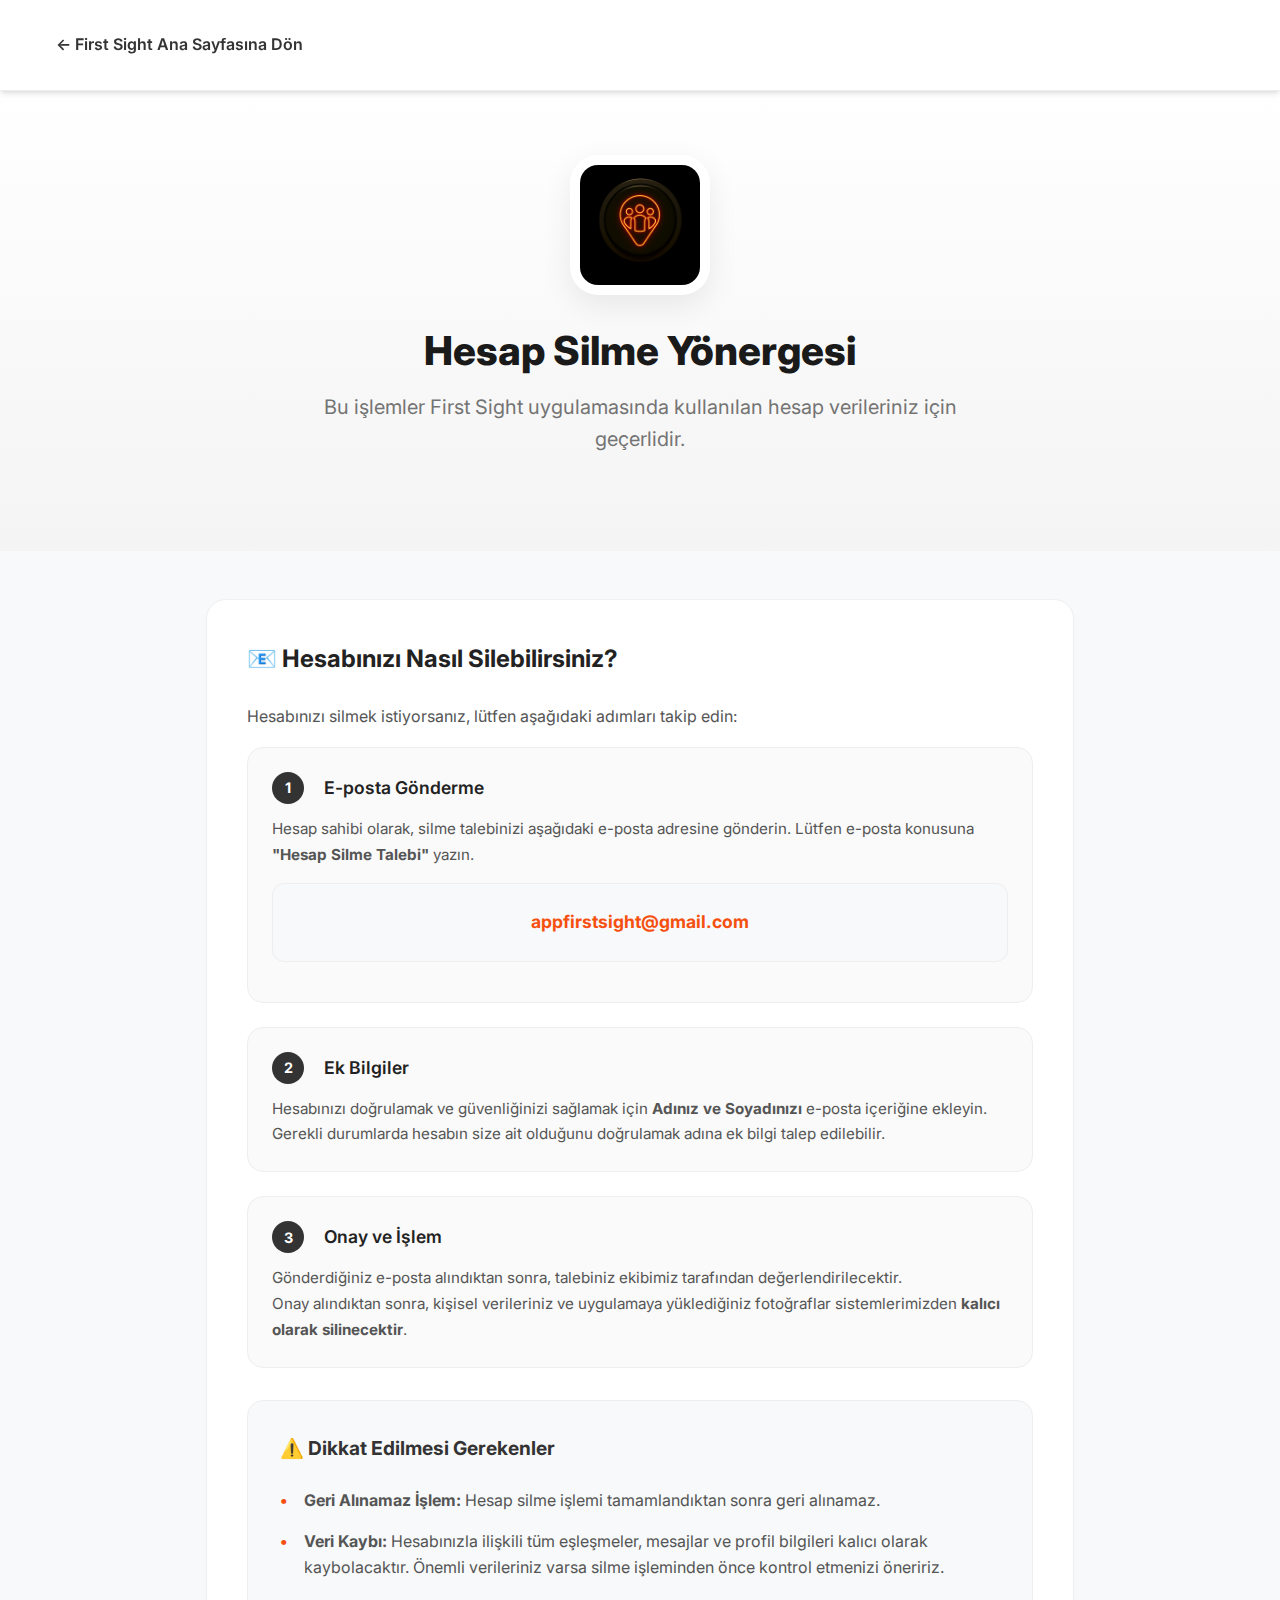
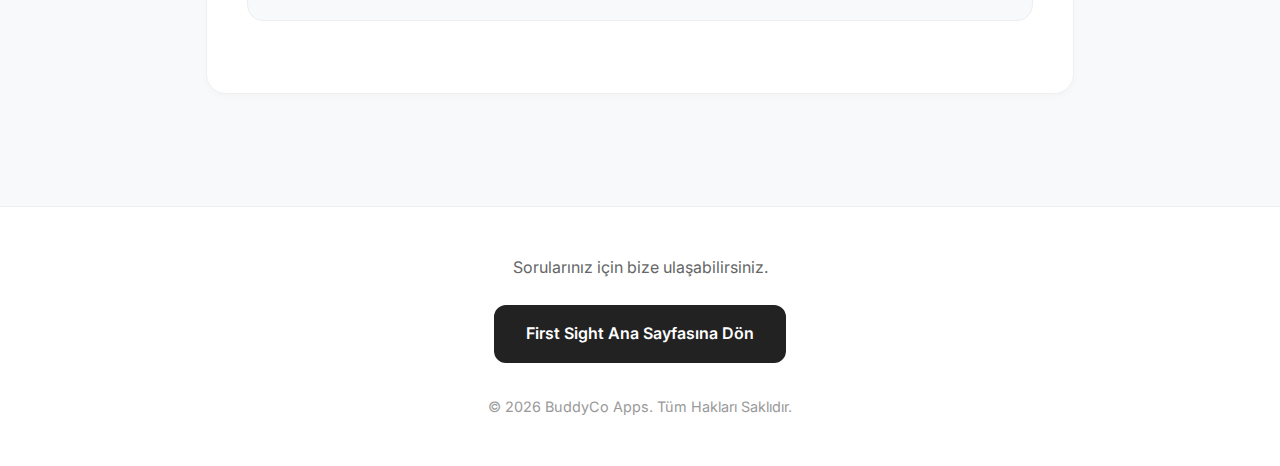
<file: firstsight/hesap-silme/index.html>
<!doctype html>
<html lang="tr">

<head>
    <meta charset="UTF-8" />
    <meta name="viewport" content="width=device-width, initial-scale=1.0" />
    <title>First Sight - Hesap Silme Yönergesi</title>
    <link rel="stylesheet" href="../../styles.css?v=5" />
    <link rel="preconnect" href="https://fonts.googleapis.com" />
    <link rel="preconnect" href="https://fonts.gstatic.com" crossorigin />
    <link href="https://fonts.googleapis.com/css2?family=Inter:wght@300;400;500;600;700&display=swap"
        rel="stylesheet" />

    <style>
        body {
            font-family: "Inter", sans-serif;
            background-color: #f8f9fa;
            color: #333;
            margin: 0;
            padding: 0;
        }

        .navbar {
            background: white;
            border-bottom: 1px solid #eee;
        }

        /* Hero Alanı */
        .app-hero {
            background: linear-gradient(180deg, #ffffff 0%, #f4f4f4 100%);
            padding: 4rem 1rem;
            text-align: center;
        }

        .app-logo-container {
            width: 140px;
            height: 140px;
            margin: 0 auto 1.5rem;
            background: white;
            border-radius: 28px;
            box-shadow: 0 10px 30px rgba(0, 0, 0, 0.08);
            padding: 10px;
            display: flex;
            align-items: center;
            justify-content: center;
        }

        .app-logo-img {
            width: 100%;
            height: 100%;
            object-fit: contain;
            border-radius: 18px;
        }

        .hero-title {
            font-size: 2.5rem;
            font-weight: 800;
            margin-bottom: 0.5rem;
            color: #1a1a1a;
        }

        .hero-subtitle {
            font-size: 1.25rem;
            color: #666;
            max-width: 700px;
            margin: 0 auto 2rem;
            line-height: 1.6;
        }

        /* İçerik Bölümü */
        .content-section {
            padding: 3rem 1rem;
            max-width: 900px;
            margin: 0 auto;
        }

        .section-block {
            background: white;
            padding: 2.5rem;
            border-radius: 20px;
            box-shadow: 0 4px 6px rgba(0, 0, 0, 0.02);
            border: 1px solid #f0f0f0;
            margin-bottom: 2rem;
        }

        .section-block h2 {
            font-size: 1.5rem;
            font-weight: 700;
            margin-bottom: 1.5rem;
            color: #222;
            display: flex;
            align-items: center;
            gap: 0.5rem;
        }

        .section-block h3 {
            font-size: 1.2rem;
            font-weight: 600;
            margin: 1.5rem 0 0.75rem;
            color: #333;
            display: flex;
            align-items: center;
            gap: 0.5rem;
        }

        .section-block p {
            color: #555;
            line-height: 1.8;
            margin-bottom: 1rem;
        }

        .section-block ul {
            list-style: none;
            padding: 0;
            margin: 0.5rem 0;
        }

        .section-block ul li {
            padding: 0.5rem 0;
            padding-left: 1.5rem;
            position: relative;
            color: #555;
            line-height: 1.6;
        }

        .section-block ul li::before {
            content: "•";
            position: absolute;
            left: 0;
            color: #007bff;
            font-weight: bold;
        }

        /* Adım Kartları */
        .step-card {
            background: #fafafa;
            padding: 1.5rem;
            border-radius: 16px;
            border: 1px solid #eee;
            margin-bottom: 1.5rem;
            transition: transform 0.3s ease, box-shadow 0.3s ease;
        }

        .step-card:hover {
            transform: translateY(-3px);
            box-shadow: 0 8px 16px rgba(0, 0, 0, 0.04);
        }

        .step-number {
            display: inline-flex;
            align-items: center;
            justify-content: center;
            width: 32px;
            height: 32px;
            background: #333;
            color: white;
            border-radius: 50%;
            font-weight: 700;
            font-size: 0.9rem;
            margin-right: 0.75rem;
        }

        .step-card h3 {
            display: flex;
            align-items: center;
            font-size: 1.1rem;
            font-weight: 600;
            margin: 0 0 0.75rem 0;
            color: #222;
        }

        .step-card p {
            color: #555;
            font-size: 0.95rem;
            line-height: 1.7;
            margin: 0;
        }

        /* Uyarı Kutusu */
        .warning-box {
            background: #f8f9fa;
            color: #333;
            padding: 2rem;
            border-radius: 16px;
            margin: 2rem 0;
            border: 1px solid #eee;
        }

        .warning-box h3 {
            font-size: 1.2rem;
            font-weight: 700;
            margin: 0 0 1rem 0;
            display: flex;
            align-items: center;
            gap: 0.5rem;
            color: #333;
        }

        .warning-box ul {
            list-style: none;
            padding: 0;
            margin: 0;
        }

        .warning-box ul li {
            padding: 0.5rem 0;
            padding-left: 1.5rem;
            position: relative;
            line-height: 1.6;
            color: #555;
        }

        .warning-box ul li::before {
            content: "•";
            position: absolute;
            left: 0;
            color: #f5500f;
            font-weight: bold;
        }

        /* E-posta Highlight */
        .email-highlight {
            background: #f8f9fa;
            padding: 1.5rem;
            border-radius: 12px;
            text-align: center;
            margin: 1rem 0;
            border: 1px solid #eee;
        }

        .email-highlight a {
            color: #f5500f;
            font-weight: 700;
            font-size: 1.1rem;
            text-decoration: none;
        }

        .email-highlight a:hover {
            text-decoration: underline;
        }

        /* Footer */
        .info-footer {
            background: #fff;
            padding: 3rem 1rem;
            text-align: center;
            border-top: 1px solid #eee;
            margin-top: 2rem;
        }

        .btn {
            padding: 14px 30px;
            border-radius: 12px;
            font-weight: 600;
            text-decoration: none;
            transition: all 0.2s;
            display: inline-block;
        }

        .btn-dark {
            background: #222;
            color: white;
            border: 2px solid #222;
        }

        .btn-dark:hover {
            background: #000;
            border-color: #000;
            transform: scale(1.02);
        }

        @media (max-width: 768px) {
            .hero-title {
                font-size: 2rem;
            }

            .section-block {
                padding: 1.5rem;
            }

            .step-card {
                padding: 1.25rem;
            }
        }
    </style>
</head>

<body>
    <nav class="navbar">
        <div class="container" style="display: flex; align-items: center; padding: 1rem">
            <a href="../" style="text-decoration: none; color: #333; font-weight: 600">← First Sight Ana Sayfasına
                Dön</a>
        </div>
    </nav>

    <header class="app-hero">
        <div class="container">
            <div class="app-logo-container">
                <img src="../../firstsight-logo.png" alt="First Sight Logo" class="app-logo-img" />
            </div>
            <h1 class="hero-title">Hesap Silme Yönergesi</h1>
            <p class="hero-subtitle">
                Bu işlemler First Sight uygulamasında kullanılan hesap verileriniz için geçerlidir.
            </p>
        </div>
    </header>

    <section class="content-section">
        <div class="section-block">
            <h2>📧 Hesabınızı Nasıl Silebilirsiniz?</h2>
            <p>Hesabınızı silmek istiyorsanız, lütfen aşağıdaki adımları takip edin:</p>

            <div class="step-card">
                <h3><span class="step-number">1</span> E-posta Gönderme</h3>
                <p>Hesap sahibi olarak, silme talebinizi aşağıdaki e-posta adresine gönderin. Lütfen e-posta konusuna
                    <strong>"Hesap Silme Talebi"</strong> yazın.</p>
                <div class="email-highlight">
                    <a href="mailto:appfirstsight@gmail.com">appfirstsight@gmail.com</a>
                </div>
            </div>

            <div class="step-card">
                <h3><span class="step-number">2</span> Ek Bilgiler</h3>
                <p>Hesabınızı doğrulamak ve güvenliğinizi sağlamak için <strong>Adınız ve Soyadınızı</strong> e-posta
                    içeriğine ekleyin. Gerekli durumlarda hesabın size ait olduğunu doğrulamak adına ek bilgi talep
                    edilebilir.</p>
            </div>

            <div class="step-card">
                <h3><span class="step-number">3</span> Onay ve İşlem</h3>
                <p>Gönderdiğiniz e-posta alındıktan sonra, talebiniz ekibimiz tarafından değerlendirilecektir.</p>
                <p>Onay alındıktan sonra, kişisel verileriniz ve uygulamaya yüklediğiniz fotoğraflar sistemlerimizden
                    <strong>kalıcı olarak silinecektir</strong>.</p>
            </div>

            <div class="warning-box">
                <h3>⚠️ Dikkat Edilmesi Gerekenler</h3>
                <ul>
                    <li><strong>Geri Alınamaz İşlem:</strong> Hesap silme işlemi tamamlandıktan sonra geri alınamaz.
                    </li>
                    <li><strong>Veri Kaybı:</strong> Hesabınızla ilişkili tüm eşleşmeler, mesajlar ve profil bilgileri
                        kalıcı olarak kaybolacaktır. Önemli verileriniz varsa silme işleminden önce kontrol etmenizi
                        öneririz.</li>
                </ul>
            </div>
        </div>
    </section>

    <footer class="info-footer">
        <div class="container" style="max-width: 800px; margin: 0 auto">
            <p style="color: #666; margin-bottom: 1.5rem">
                Sorularınız için bize ulaşabilirsiniz.
            </p>
            <a href="../" class="btn btn-dark">First Sight Ana Sayfasına Dön</a>
            <p style="margin-top: 2rem; color: #999; font-size: 0.9rem">
                &copy; 2026 BuddyCo Apps. Tüm Hakları Saklıdır.
            </p>
        </div>
    </footer>
</body>

</html>
</file>
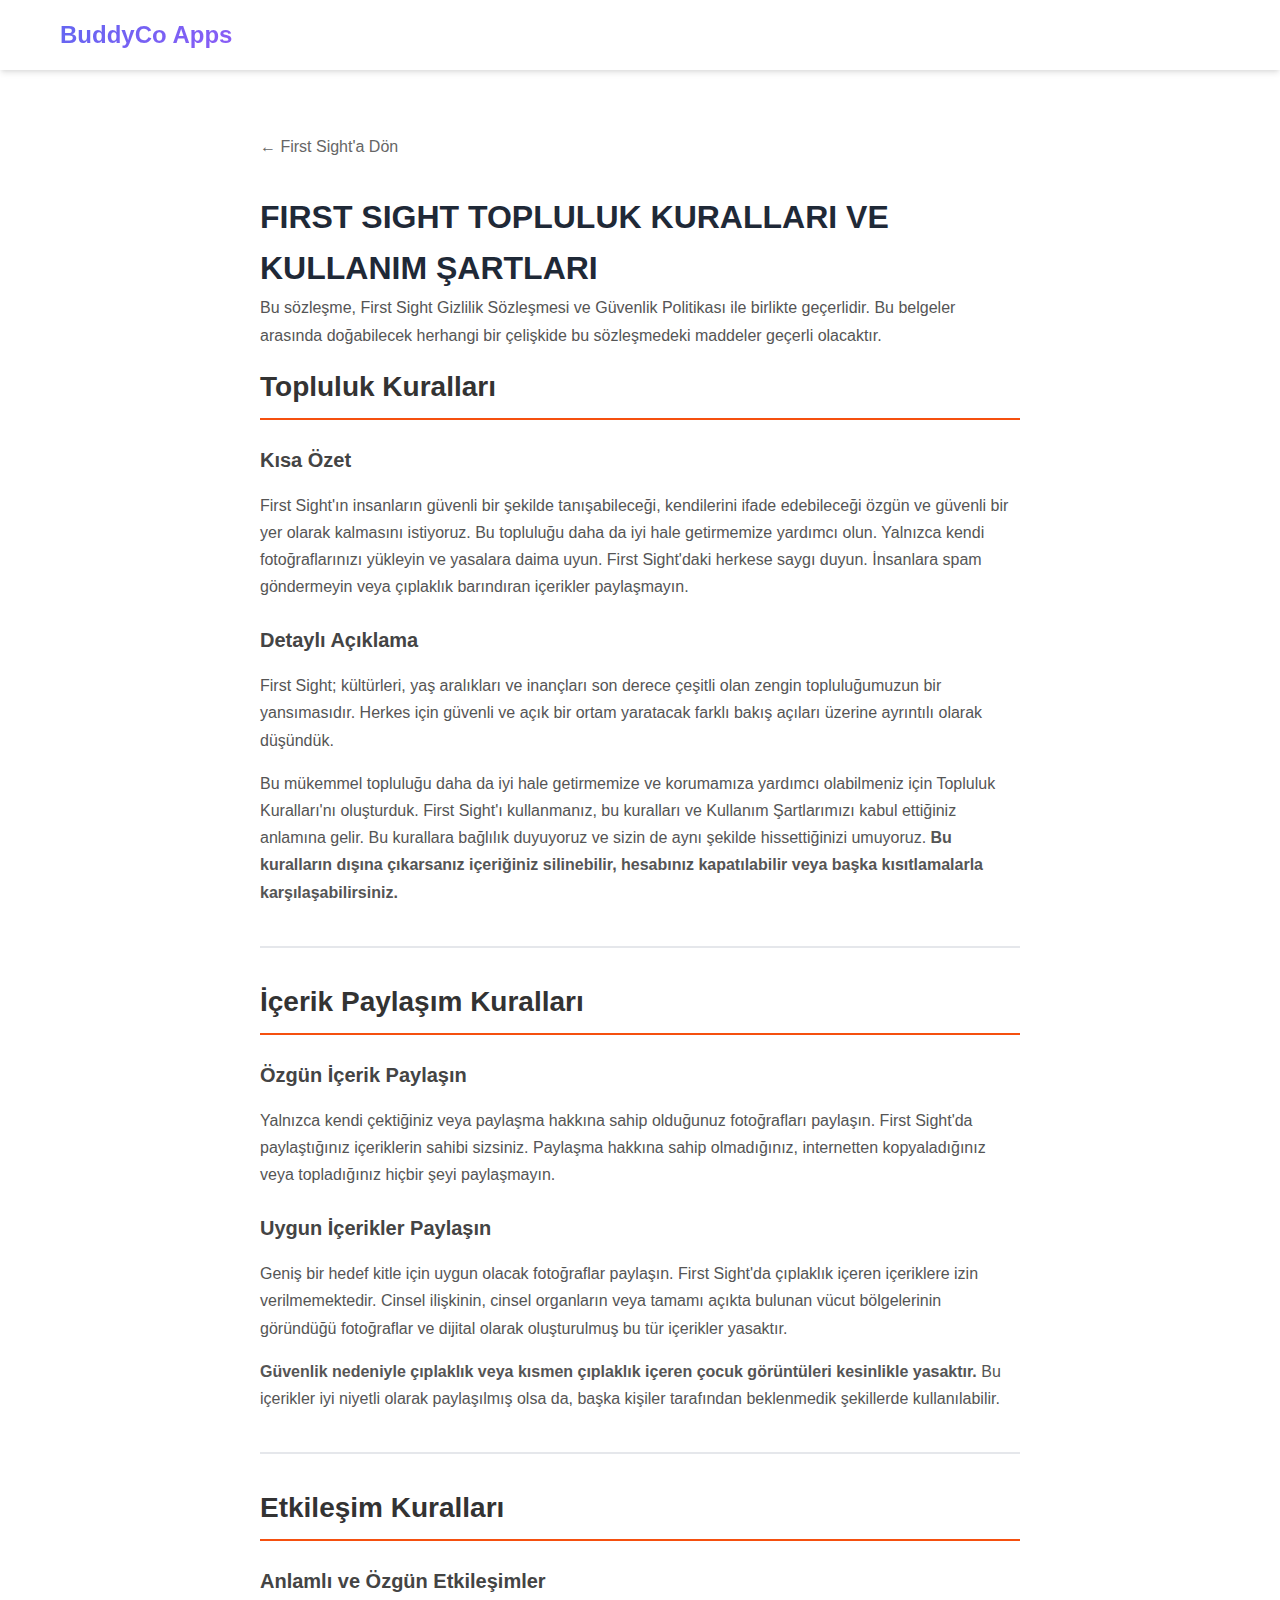
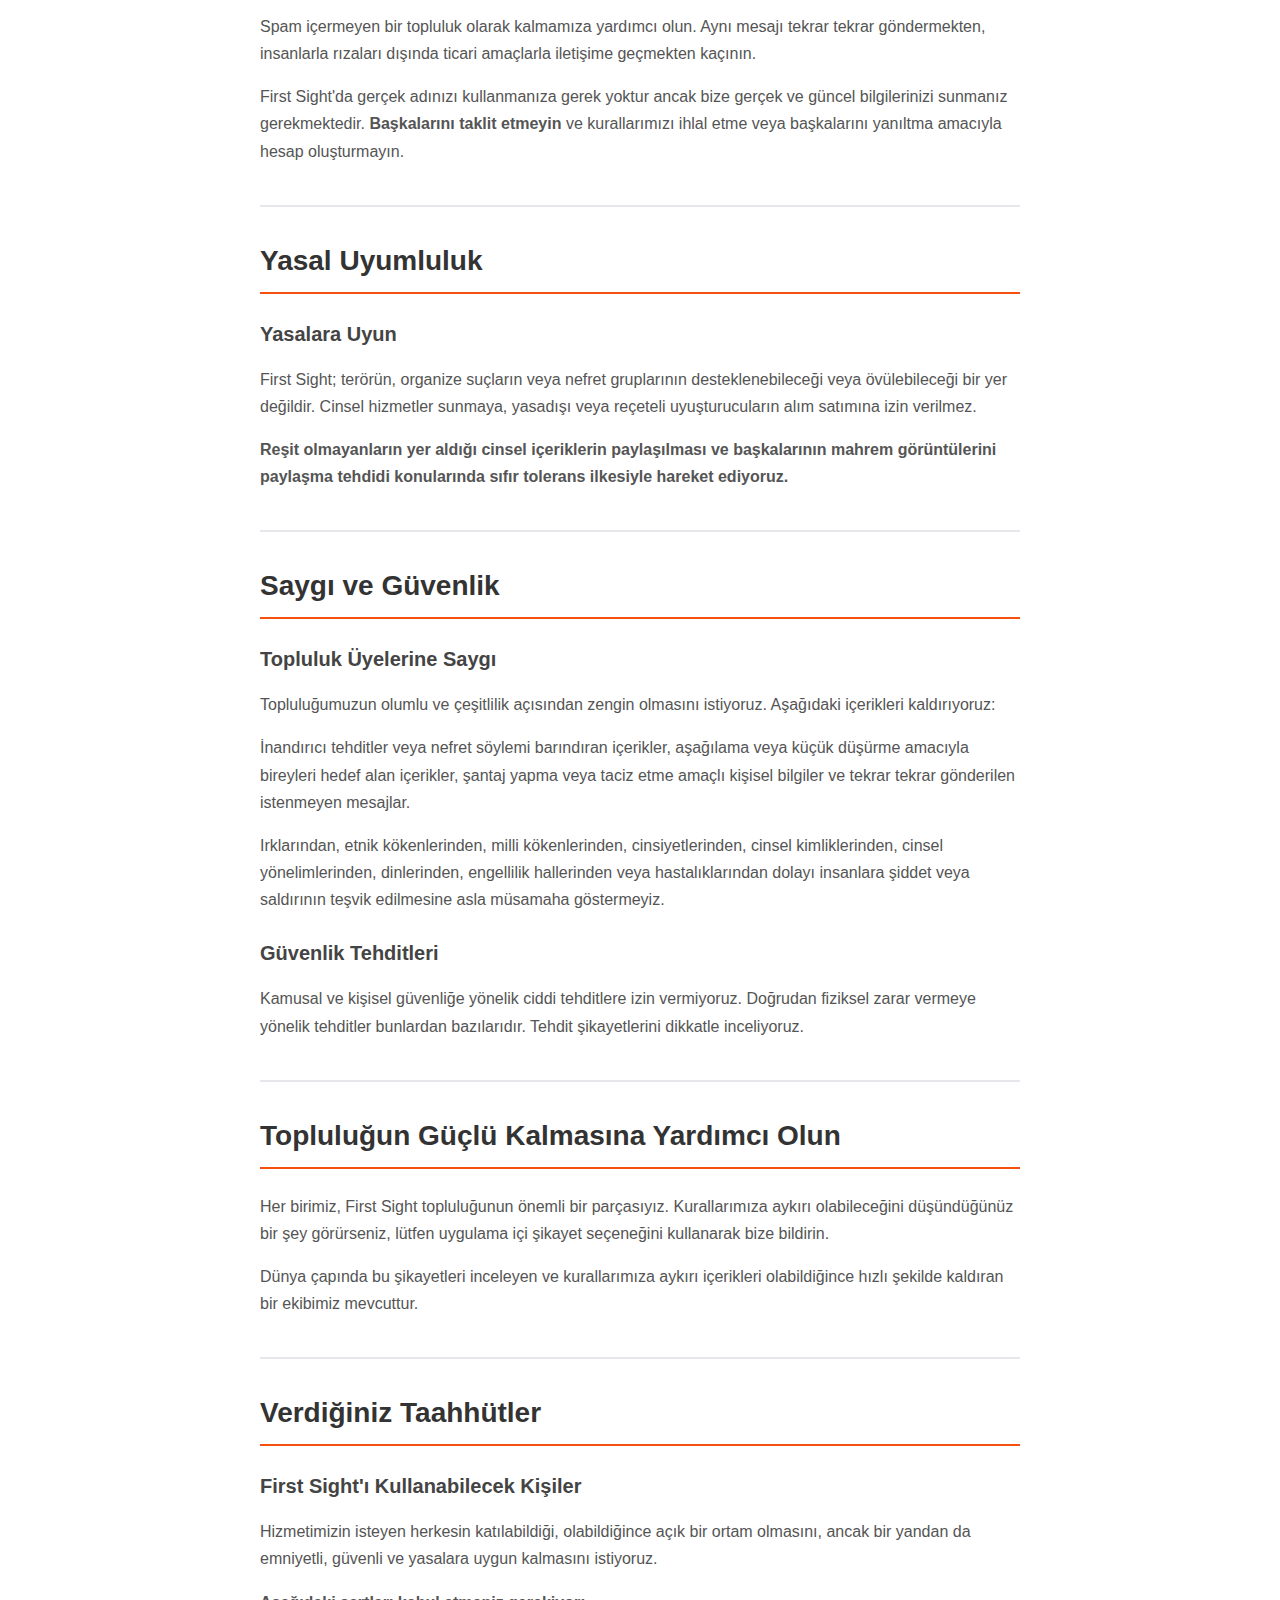
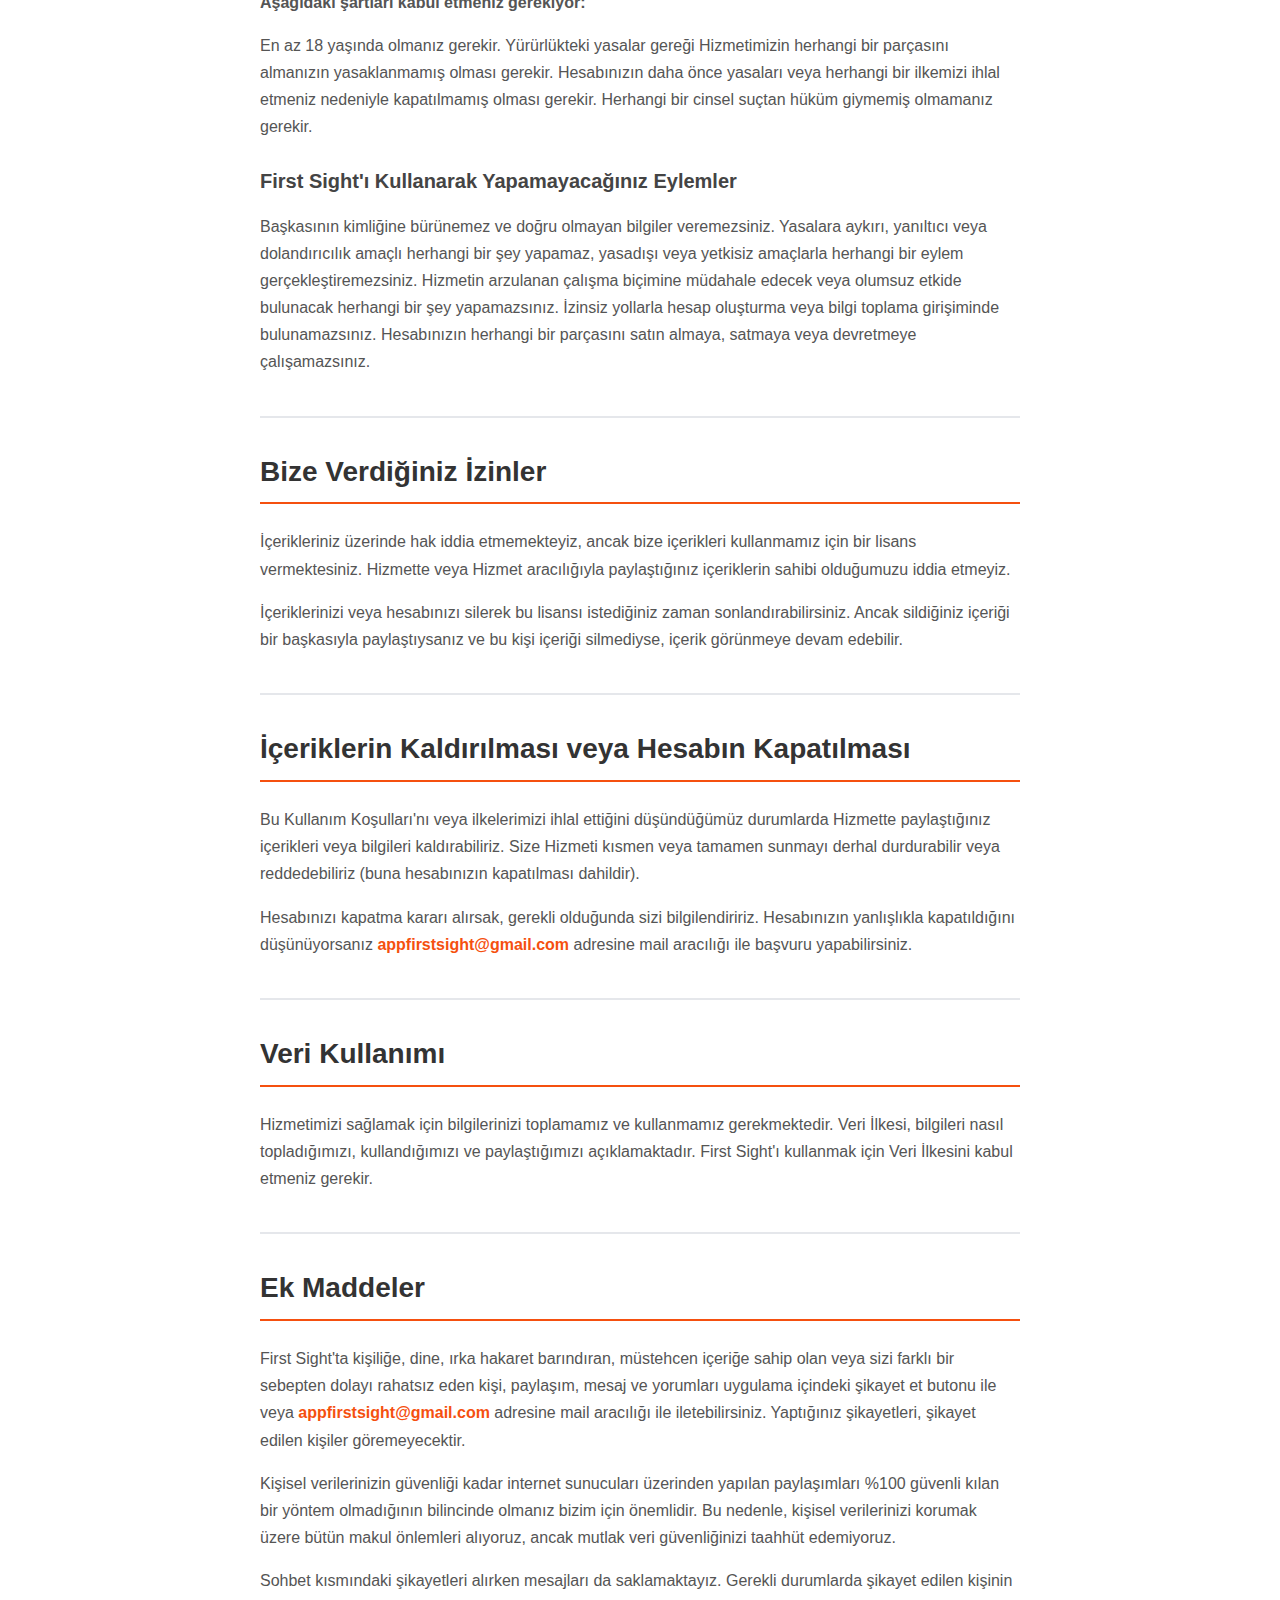
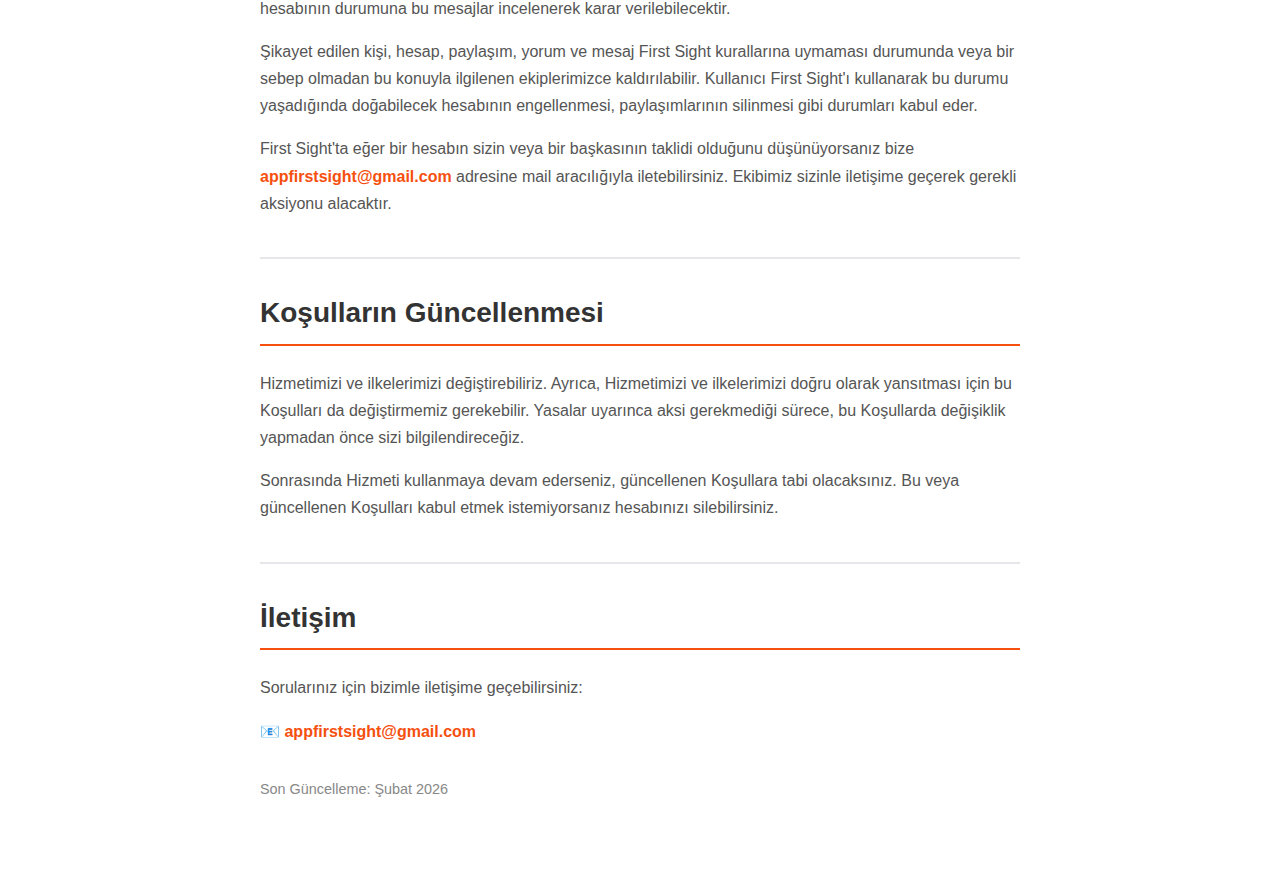
<file: firstsight/kullanim-sartlari/index.html>
<!DOCTYPE html>
<html lang="tr">

<head>
    <meta charset="UTF-8">
    <meta name="viewport" content="width=device-width, initial-scale=1.0">
    <title>First Sight - Kullanım Şartları</title>
    <link rel="stylesheet" href="../../styles.css?v=4">
    <style>
        .legal-page {
            padding: 4rem 0;
            max-width: 800px;
            margin: 0 auto;
        }

        .legal-content h2 {
            color: #333;
            margin-top: 2.5rem;
            padding-bottom: 0.5rem;
            border-bottom: 2px solid #f5500f;
        }

        .legal-content h3 {
            color: #444;
            margin-top: 1.5rem;
        }

        .legal-content p,
        .legal-content li {
            color: #555;
            line-height: 1.7;
        }

        .back-link {
            display: inline-block;
            margin-bottom: 2rem;
            color: #666;
            text-decoration: none;
            font-weight: 500;
        }

        .back-link:hover {
            color: #000;
        }

        .contact-link {
            color: #f5500f;
            font-weight: 600;
            text-decoration: none;
        }

        .contact-link:hover {
            text-decoration: underline;
        }
    </style>
</head>

<body>
    <nav class="navbar">
        <div class="container">
            <div class="nav-brand">
                <h1>BuddyCo Apps</h1>
            </div>
        </div>
    </nav>

    <section class="legal-page">
        <div class="container">
            <a href="../" class="back-link">← First Sight'a Dön</a>

            <div class="legal-content">
                <h1>FIRST SIGHT TOPLULUK KURALLARI VE KULLANIM ŞARTLARI</h1>

                <p>Bu sözleşme, First Sight Gizlilik Sözleşmesi ve Güvenlik Politikası ile birlikte geçerlidir. Bu belgeler arasında doğabilecek herhangi bir çelişkide bu sözleşmedeki maddeler geçerli olacaktır.</p>

                <!-- Topluluk Kuralları -->
                <h2>Topluluk Kuralları</h2>

                <h3>Kısa Özet</h3>
                <p>First Sight'ın insanların güvenli bir şekilde tanışabileceği, kendilerini ifade edebileceği özgün ve güvenli bir yer olarak kalmasını istiyoruz. Bu topluluğu daha da iyi hale getirmemize yardımcı olun. Yalnızca kendi fotoğraflarınızı yükleyin ve yasalara daima uyun. First Sight'daki herkese saygı duyun. İnsanlara spam göndermeyin veya çıplaklık barındıran içerikler paylaşmayın.</p>

                <h3>Detaylı Açıklama</h3>
                <p>First Sight; kültürleri, yaş aralıkları ve inançları son derece çeşitli olan zengin topluluğumuzun bir yansımasıdır. Herkes için güvenli ve açık bir ortam yaratacak farklı bakış açıları üzerine ayrıntılı olarak düşündük.</p>

                <p>Bu mükemmel topluluğu daha da iyi hale getirmemize ve korumamıza yardımcı olabilmeniz için Topluluk Kuralları'nı oluşturduk. First Sight'ı kullanmanız, bu kuralları ve Kullanım Şartlarımızı kabul ettiğiniz anlamına gelir. Bu kurallara bağlılık duyuyoruz ve sizin de aynı şekilde hissettiğinizi umuyoruz. <strong>Bu kuralların dışına çıkarsanız içeriğiniz silinebilir, hesabınız kapatılabilir veya başka kısıtlamalarla karşılaşabilirsiniz.</strong></p>

                <h2>İçerik Paylaşım Kuralları</h2>

                <h3>Özgün İçerik Paylaşın</h3>
                <p>Yalnızca kendi çektiğiniz veya paylaşma hakkına sahip olduğunuz fotoğrafları paylaşın. First Sight'da paylaştığınız içeriklerin sahibi sizsiniz. Paylaşma hakkına sahip olmadığınız, internetten kopyaladığınız veya topladığınız hiçbir şeyi paylaşmayın.</p>

                <h3>Uygun İçerikler Paylaşın</h3>
                <p>Geniş bir hedef kitle için uygun olacak fotoğraflar paylaşın. First Sight'da çıplaklık içeren içeriklere izin verilmemektedir. Cinsel ilişkinin, cinsel organların veya tamamı açıkta bulunan vücut bölgelerinin göründüğü fotoğraflar ve dijital olarak oluşturulmuş bu tür içerikler yasaktır.</p>

                <p><strong>Güvenlik nedeniyle çıplaklık veya kısmen çıplaklık içeren çocuk görüntüleri kesinlikle yasaktır.</strong> Bu içerikler iyi niyetli olarak paylaşılmış olsa da, başka kişiler tarafından beklenmedik şekillerde kullanılabilir.</p>

                <h2>Etkileşim Kuralları</h2>

                <h3>Anlamlı ve Özgün Etkileşimler</h3>
                <p>Spam içermeyen bir topluluk olarak kalmamıza yardımcı olun. Aynı mesajı tekrar tekrar göndermekten, insanlarla rızaları dışında ticari amaçlarla iletişime geçmekten kaçının.</p>

                <p>First Sight'da gerçek adınızı kullanmanıza gerek yoktur ancak bize gerçek ve güncel bilgilerinizi sunmanız gerekmektedir. <strong>Başkalarını taklit etmeyin</strong> ve kurallarımızı ihlal etme veya başkalarını yanıltma amacıyla hesap oluşturmayın.</p>

                <h2>Yasal Uyumluluk</h2>

                <h3>Yasalara Uyun</h3>
                <p>First Sight; terörün, organize suçların veya nefret gruplarının desteklenebileceği veya övülebileceği bir yer değildir. Cinsel hizmetler sunmaya, yasadışı veya reçeteli uyuşturucuların alım satımına izin verilmez.</p>

                <p><strong>Reşit olmayanların yer aldığı cinsel içeriklerin paylaşılması ve başkalarının mahrem görüntülerini paylaşma tehdidi konularında sıfır tolerans ilkesiyle hareket ediyoruz.</strong></p>

                <h2>Saygı ve Güvenlik</h2>

                <h3>Topluluk Üyelerine Saygı</h3>
                <p>Topluluğumuzun olumlu ve çeşitlilik açısından zengin olmasını istiyoruz. Aşağıdaki içerikleri kaldırıyoruz:</p>
                <p>İnandırıcı tehditler veya nefret söylemi barındıran içerikler, aşağılama veya küçük düşürme amacıyla bireyleri hedef alan içerikler, şantaj yapma veya taciz etme amaçlı kişisel bilgiler ve tekrar tekrar gönderilen istenmeyen mesajlar.</p>

                <p>Irklarından, etnik kökenlerinden, milli kökenlerinden, cinsiyetlerinden, cinsel kimliklerinden, cinsel yönelimlerinden, dinlerinden, engellilik hallerinden veya hastalıklarından dolayı insanlara şiddet veya saldırının teşvik edilmesine asla müsamaha göstermeyiz.</p>

                <h3>Güvenlik Tehditleri</h3>
                <p>Kamusal ve kişisel güvenliğe yönelik ciddi tehditlere izin vermiyoruz. Doğrudan fiziksel zarar vermeye yönelik tehditler bunlardan bazılarıdır. Tehdit şikayetlerini dikkatle inceliyoruz.</p>

                <h2>Topluluğun Güçlü Kalmasına Yardımcı Olun</h2>
                <p>Her birimiz, First Sight topluluğunun önemli bir parçasıyız. Kurallarımıza aykırı olabileceğini düşündüğünüz bir şey görürseniz, lütfen uygulama içi şikayet seçeneğini kullanarak bize bildirin.</p>

                <p>Dünya çapında bu şikayetleri inceleyen ve kurallarımıza aykırı içerikleri olabildiğince hızlı şekilde kaldıran bir ekibimiz mevcuttur.</p>

                <h2>Verdiğiniz Taahhütler</h2>

                <h3>First Sight'ı Kullanabilecek Kişiler</h3>
                <p>Hizmetimizin isteyen herkesin katılabildiği, olabildiğince açık bir ortam olmasını, ancak bir yandan da emniyetli, güvenli ve yasalara uygun kalmasını istiyoruz.</p>

                <p><strong>Aşağıdaki şartları kabul etmeniz gerekiyor:</strong></p>
                <p>En az 18 yaşında olmanız gerekir. Yürürlükteki yasalar gereği Hizmetimizin herhangi bir parçasını almanızın yasaklanmamış olması gerekir. Hesabınızın daha önce yasaları veya herhangi bir ilkemizi ihlal etmeniz nedeniyle kapatılmamış olması gerekir. Herhangi bir cinsel suçtan hüküm giymemiş olmamanız gerekir.</p>

                <h3>First Sight'ı Kullanarak Yapamayacağınız Eylemler</h3>
                <p>Başkasının kimliğine bürünemez ve doğru olmayan bilgiler veremezsiniz. Yasalara aykırı, yanıltıcı veya dolandırıcılık amaçlı herhangi bir şey yapamaz, yasadışı veya yetkisiz amaçlarla herhangi bir eylem gerçekleştiremezsiniz. Hizmetin arzulanan çalışma biçimine müdahale edecek veya olumsuz etkide bulunacak herhangi bir şey yapamazsınız. İzinsiz yollarla hesap oluşturma veya bilgi toplama girişiminde bulunamazsınız. Hesabınızın herhangi bir parçasını satın almaya, satmaya veya devretmeye çalışamazsınız.</p>

                <h2>Bize Verdiğiniz İzinler</h2>
                <p>İçerikleriniz üzerinde hak iddia etmemekteyiz, ancak bize içerikleri kullanmamız için bir lisans vermektesiniz. Hizmette veya Hizmet aracılığıyla paylaştığınız içeriklerin sahibi olduğumuzu iddia etmeyiz.</p>

                <p>İçeriklerinizi veya hesabınızı silerek bu lisansı istediğiniz zaman sonlandırabilirsiniz. Ancak sildiğiniz içeriği bir başkasıyla paylaştıysanız ve bu kişi içeriği silmediyse, içerik görünmeye devam edebilir.</p>

                <h2>İçeriklerin Kaldırılması veya Hesabın Kapatılması</h2>
                <p>Bu Kullanım Koşulları'nı veya ilkelerimizi ihlal ettiğini düşündüğümüz durumlarda Hizmette paylaştığınız içerikleri veya bilgileri kaldırabiliriz. Size Hizmeti kısmen veya tamamen sunmayı derhal durdurabilir veya reddedebiliriz (buna hesabınızın kapatılması dahildir).</p>

                <p>Hesabınızı kapatma kararı alırsak, gerekli olduğunda sizi bilgilendiririz. Hesabınızın yanlışlıkla kapatıldığını düşünüyorsanız <a href="mailto:appfirstsight@gmail.com" class="contact-link">appfirstsight@gmail.com</a> adresine mail aracılığı ile başvuru yapabilirsiniz.</p>

                <h2>Veri Kullanımı</h2>
                <p>Hizmetimizi sağlamak için bilgilerinizi toplamamız ve kullanmamız gerekmektedir. Veri İlkesi, bilgileri nasıl topladığımızı, kullandığımızı ve paylaştığımızı açıklamaktadır. First Sight'ı kullanmak için Veri İlkesini kabul etmeniz gerekir.</p>

                <h2>Ek Maddeler</h2>

                <p>First Sight'ta kişiliğe, dine, ırka hakaret barındıran, müstehcen içeriğe sahip olan veya sizi farklı bir sebepten dolayı rahatsız eden kişi, paylaşım, mesaj ve yorumları uygulama içindeki şikayet et butonu ile veya <a href="mailto:appfirstsight@gmail.com" class="contact-link">appfirstsight@gmail.com</a> adresine mail aracılığı ile iletebilirsiniz. Yaptığınız şikayetleri, şikayet edilen kişiler göremeyecektir.</p>

                <p>Kişisel verilerinizin güvenliği kadar internet sunucuları üzerinden yapılan paylaşımları %100 güvenli kılan bir yöntem olmadığının bilincinde olmanız bizim için önemlidir. Bu nedenle, kişisel verilerinizi korumak üzere bütün makul önlemleri alıyoruz, ancak mutlak veri güvenliğinizi taahhüt edemiyoruz.</p>

                <p>Sohbet kısmındaki şikayetleri alırken mesajları da saklamaktayız. Gerekli durumlarda şikayet edilen kişinin hesabının durumuna bu mesajlar incelenerek karar verilebilecektir.</p>

                <p>Şikayet edilen kişi, hesap, paylaşım, yorum ve mesaj First Sight kurallarına uymaması durumunda veya bir sebep olmadan bu konuyla ilgilenen ekiplerimizce kaldırılabilir. Kullanıcı First Sight'ı kullanarak bu durumu yaşadığında doğabilecek hesabının engellenmesi, paylaşımlarının silinmesi gibi durumları kabul eder.</p>

                <p>First Sight'ta eğer bir hesabın sizin veya bir başkasının taklidi olduğunu düşünüyorsanız bize <a href="mailto:appfirstsight@gmail.com" class="contact-link">appfirstsight@gmail.com</a> adresine mail aracılığıyla iletebilirsiniz. Ekibimiz sizinle iletişime geçerek gerekli aksiyonu alacaktır.</p>

                <h2>Koşulların Güncellenmesi</h2>
                <p>Hizmetimizi ve ilkelerimizi değiştirebiliriz. Ayrıca, Hizmetimizi ve ilkelerimizi doğru olarak yansıtması için bu Koşulları da değiştirmemiz gerekebilir. Yasalar uyarınca aksi gerekmediği sürece, bu Koşullarda değişiklik yapmadan önce sizi bilgilendireceğiz.</p>

                <p>Sonrasında Hizmeti kullanmaya devam ederseniz, güncellenen Koşullara tabi olacaksınız. Bu veya güncellenen Koşulları kabul etmek istemiyorsanız hesabınızı silebilirsiniz.</p>

                <h2>İletişim</h2>
                <p>Sorularınız için bizimle iletişime geçebilirsiniz:</p>
                <p>📧 <a href="mailto:appfirstsight@gmail.com" class="contact-link">appfirstsight@gmail.com</a></p>

                <p style="margin-top:2rem; font-size:0.9rem; color:#888;">Son Güncelleme: Şubat 2026</p>
            </div>
        </div>
    </section>
</body>

</html>
</file>
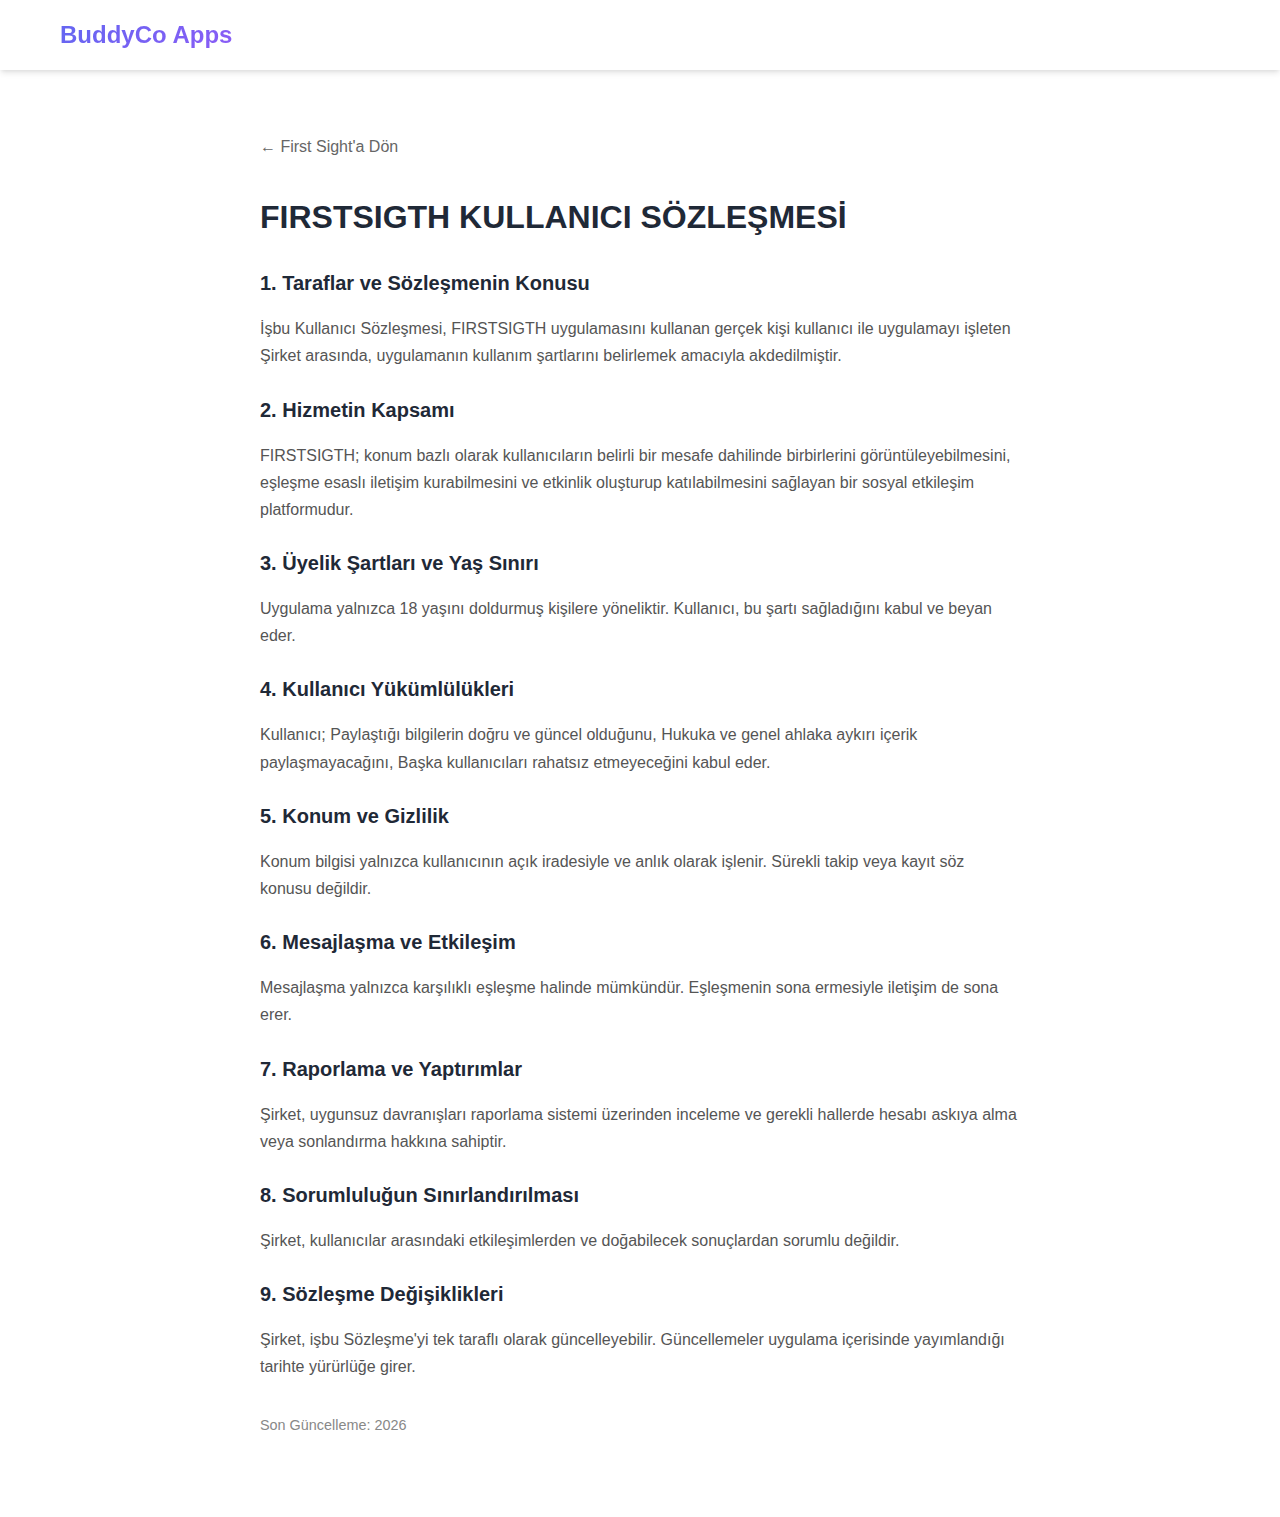
<file: firstsight/sozlesme/index.html>
<!DOCTYPE html>
<html lang="tr">

<head>
    <meta charset="UTF-8">
    <meta name="viewport" content="width=device-width, initial-scale=1.0">
    <title>First Sight - Kullanıcı Sözleşmesi</title>
    <link rel="stylesheet" href="../../styles.css?v=4">
    <style>
        .legal-page {
            padding: 4rem 0;
            max-width: 800px;
            margin: 0 auto;
        }

        .legal-content h2 {
            color: #333;
            margin-top: 2rem;
        }

        .legal-content p,
        .legal-content li {
            color: #555;
            line-height: 1.7;
        }

        .back-link {
            display: inline-block;
            margin-bottom: 2rem;
            color: #666;
            text-decoration: none;
            font-weight: 500;
        }

        .back-link:hover {
            color: #000;
        }
    </style>
</head>

<body>
    <nav class="navbar">
        <div class="container">
            <div class="nav-brand">
                <h1>BuddyCo Apps</h1>
            </div>
        </div>
    </nav>

    <section class="legal-page">
        <div class="container">
            <a href="../" class="back-link">← First Sight'a Dön</a>

            <div class="legal-content">
                <h1>FIRSTSIGTH KULLANICI SÖZLEŞMESİ</h1>

                <h3>1. Taraflar ve Sözleşmenin Konusu</h3>
                <p>İşbu Kullanıcı Sözleşmesi, FIRSTSIGTH uygulamasını kullanan gerçek kişi kullanıcı ile uygulamayı
                    işleten Şirket arasında, uygulamanın kullanım şartlarını belirlemek amacıyla akdedilmiştir.</p>

                <h3>2. Hizmetin Kapsamı</h3>
                <p>FIRSTSIGTH; konum bazlı olarak kullanıcıların belirli bir mesafe dahilinde birbirlerini
                    görüntüleyebilmesini, eşleşme esaslı iletişim kurabilmesini ve etkinlik oluşturup katılabilmesini
                    sağlayan bir sosyal etkileşim platformudur.</p>

                <h3>3. Üyelik Şartları ve Yaş Sınırı</h3>
                <p>Uygulama yalnızca 18 yaşını doldurmuş kişilere yöneliktir. Kullanıcı, bu şartı sağladığını kabul ve
                    beyan eder.</p>

                <h3>4. Kullanıcı Yükümlülükleri</h3>
                <p>Kullanıcı; Paylaştığı bilgilerin doğru ve güncel olduğunu, Hukuka ve genel ahlaka aykırı içerik
                    paylaşmayacağını, Başka kullanıcıları rahatsız etmeyeceğini kabul eder.</p>

                <h3>5. Konum ve Gizlilik</h3>
                <p>Konum bilgisi yalnızca kullanıcının açık iradesiyle ve anlık olarak işlenir. Sürekli takip veya kayıt
                    söz konusu değildir.</p>

                <h3>6. Mesajlaşma ve Etkileşim</h3>
                <p>Mesajlaşma yalnızca karşılıklı eşleşme halinde mümkündür. Eşleşmenin sona ermesiyle iletişim de sona
                    erer.</p>

                <h3>7. Raporlama ve Yaptırımlar</h3>
                <p>Şirket, uygunsuz davranışları raporlama sistemi üzerinden inceleme ve gerekli hallerde hesabı askıya
                    alma veya sonlandırma hakkına sahiptir.</p>

                <h3>8. Sorumluluğun Sınırlandırılması</h3>
                <p>Şirket, kullanıcılar arasındaki etkileşimlerden ve doğabilecek sonuçlardan sorumlu değildir.</p>

                <h3>9. Sözleşme Değişiklikleri</h3>
                <p>Şirket, işbu Sözleşme'yi tek taraflı olarak güncelleyebilir. Güncellemeler uygulama içerisinde
                    yayımlandığı tarihte yürürlüğe girer.</p>

                <p style="margin-top:2rem; font-size:0.9rem; color:#888;">Son Güncelleme: 2026</p>
            </div>
        </div>
    </section>
</body>

</html>
</file>
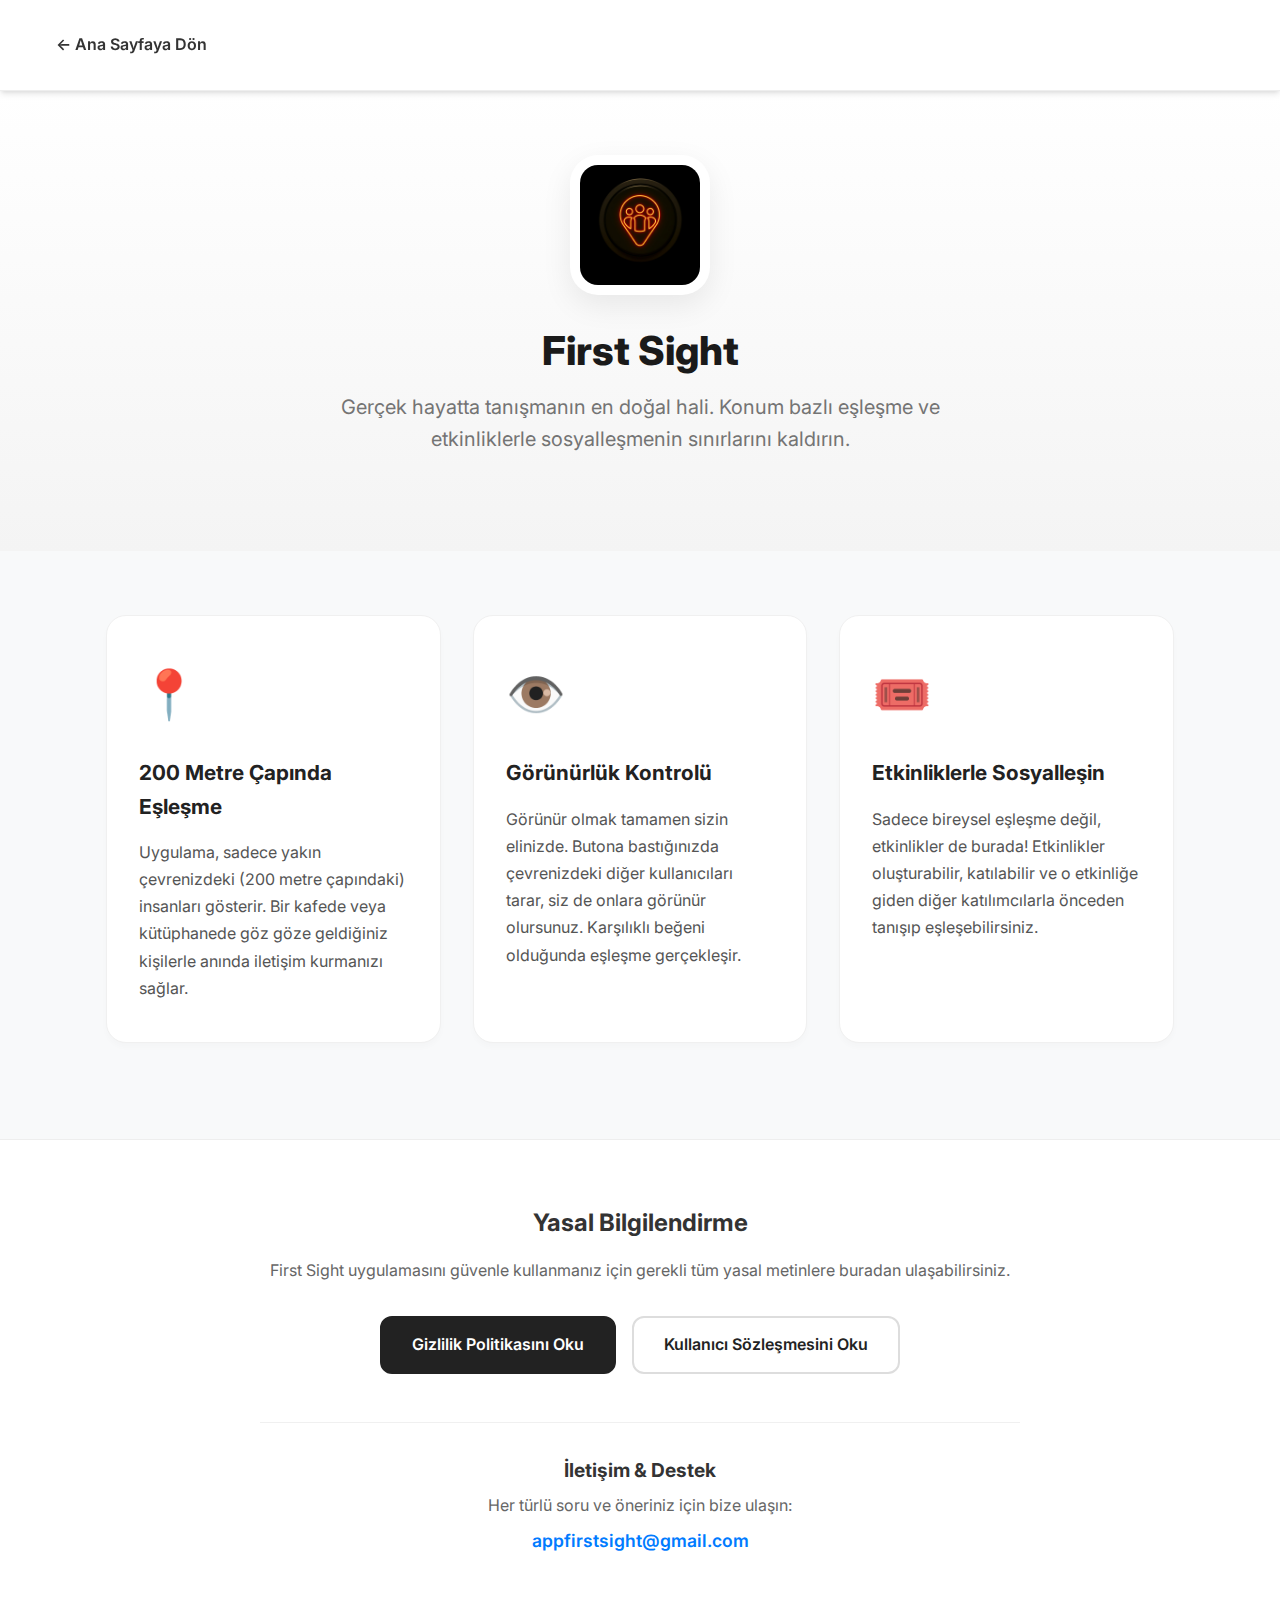
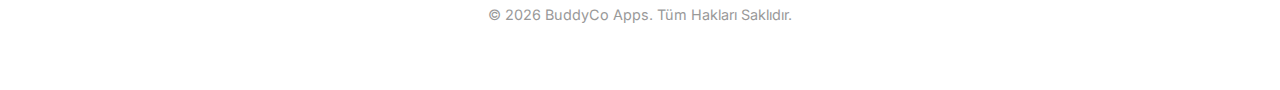
<file: app1.html>
<!DOCTYPE html>
<html lang="tr">

<head>
    <meta charset="UTF-8">
    <meta name="viewport" content="width=device-width, initial-scale=1.0">
    <title>First Sight - Tanışmanın En Doğal Hali</title>
    <link rel="stylesheet" href="styles.css?v=4">
    <link rel="preconnect" href="https://fonts.googleapis.com">
    <link rel="preconnect" href="https://fonts.gstatic.com" crossorigin>
    <link href="https://fonts.googleapis.com/css2?family=Inter:wght@300;400;500;600;700&display=swap" rel="stylesheet">

    <style>
        /* Modern ve Temiz Tasarım İçin Ek Stiller */
        body {
            font-family: 'Inter', sans-serif;
            background-color: #f8f9fa;
            color: #333;
            margin: 0;
            padding: 0;
        }

        .navbar {
            background: white;
            border-bottom: 1px solid #eee;
        }

        /* Hero Alanı */
        .app-hero {
            background: linear-gradient(180deg, #ffffff 0%, #f4f4f4 100%);
            padding: 4rem 1rem;
            text-align: center;
        }

        .app-logo-container {
            width: 140px;
            height: 140px;
            margin: 0 auto 1.5rem;
            background: white;
            border-radius: 28px;
            box-shadow: 0 10px 30px rgba(0, 0, 0, 0.08);
            padding: 10px;
            display: flex;
            align-items: center;
            justify-content: center;
        }

        .app-logo-img {
            width: 100%;
            height: 100%;
            object-fit: contain;
            border-radius: 18px;
        }

        .hero-title {
            font-size: 2.5rem;
            font-weight: 800;
            margin-bottom: 0.5rem;
            color: #1a1a1a;
        }

        .hero-subtitle {
            font-size: 1.25rem;
            color: #666;
            max-width: 600px;
            margin: 0 auto 2rem;
            line-height: 1.6;
        }

        /* Özellikler Grid */
        .features-section {
            padding: 4rem 1rem;
            max-width: 1100px;
            margin: 0 auto;
        }

        .features-grid {
            display: grid;
            grid-template-columns: repeat(auto-fit, minmax(300px, 1fr));
            gap: 2rem;
        }

        .feature-card {
            background: white;
            padding: 2.5rem 2rem;
            border-radius: 20px;
            box-shadow: 0 4px 6px rgba(0, 0, 0, 0.02);
            transition: transform 0.3s ease, box-shadow 0.3s ease;
            border: 1px solid #f0f0f0;
        }

        .feature-card:hover {
            transform: translateY(-5px);
            box-shadow: 0 12px 24px rgba(0, 0, 0, 0.06);
        }

        .feature-icon {
            font-size: 3rem;
            margin-bottom: 1.5rem;
            display: block;
        }

        .feature-title {
            font-size: 1.3rem;
            font-weight: 700;
            margin-bottom: 1rem;
            color: #222;
        }

        .feature-desc {
            color: #555;
            line-height: 1.7;
            font-size: 1rem;
        }

        /* Yasal & İletişim Alanı */
        .info-footer {
            background: #fff;
            padding: 4rem 1rem;
            text-align: center;
            border-top: 1px solid #eee;
            margin-top: 2rem;
        }

        .legal-buttons {
            display: flex;
            gap: 1rem;
            justify-content: center;
            flex-wrap: wrap;
            margin: 2rem 0;
        }

        .btn {
            padding: 14px 30px;
            border-radius: 12px;
            font-weight: 600;
            text-decoration: none;
            transition: all 0.2s;
            display: inline-block;
        }

        .btn-dark {
            background: #222;
            color: white;
            border: 2px solid #222;
        }

        .btn-dark:hover {
            background: #000;
            border-color: #000;
            transform: scale(1.02);
        }

        .btn-light {
            background: transparent;
            color: #222;
            border: 2px solid #ddd;
        }

        .btn-light:hover {
            border-color: #222;
            background: #fff;
            transform: scale(1.02);
        }

        .contact-info {
            margin-top: 3rem;
            padding-top: 2rem;
            border-top: 1px solid #f0f0f0;
        }

        .contact-link {
            color: #007bff;
            text-decoration: none;
            font-weight: 600;
            font-size: 1.1rem;
        }

        .contact-link:hover {
            text-decoration: underline;
        }

        @media (max-width: 768px) {
            .hero-title {
                font-size: 2rem;
            }

            .feature-card {
                padding: 1.5rem;
            }
        }
    </style>
</head>

<body>

    <nav class="navbar">
        <div class="container" style="display: flex; align-items: center; padding: 1rem;">
            <a href="index.html" style="text-decoration: none; color: #333; font-weight: 600;">← Ana Sayfaya Dön</a>
        </div>
    </nav>

    <header class="app-hero">
        <div class="container">
            <div class="app-logo-container">
                <img src="firstsight-logo.png" alt="First Sight Logo" class="app-logo-img">
            </div>
            <h1 class="hero-title">First Sight</h1>
            <p class="hero-subtitle">
                Gerçek hayatta tanışmanın en doğal hali. Konum bazlı eşleşme ve etkinliklerle sosyalleşmenin sınırlarını
                kaldırın.
            </p>
        </div>
    </header>

    <section class="features-section">
        <div class="features-grid">
            <div class="feature-card">
                <span class="feature-icon">📍</span>
                <h3 class="feature-title">200 Metre Çapında Eşleşme</h3>
                <p class="feature-desc">
                    Uygulama, sadece yakın çevrenizdeki (200 metre çapındaki) insanları gösterir. Bir kafede veya
                    kütüphanede göz göze geldiğiniz kişilerle anında iletişim kurmanızı sağlar.
                </p>
            </div>

            <div class="feature-card">
                <span class="feature-icon">👁️</span>
                <h3 class="feature-title">Görünürlük Kontrolü</h3>
                <p class="feature-desc">
                    Görünür olmak tamamen sizin elinizde. Butona bastığınızda çevrenizdeki diğer kullanıcıları tarar,
                    siz de onlara görünür olursunuz. Karşılıklı beğeni olduğunda eşleşme gerçekleşir.
                </p>
            </div>

            <div class="feature-card">
                <span class="feature-icon">🎟️</span>
                <h3 class="feature-title">Etkinliklerle Sosyalleşin</h3>
                <p class="feature-desc">
                    Sadece bireysel eşleşme değil, etkinlikler de burada! Etkinlikler oluşturabilir, katılabilir ve o
                    etkinliğe giden diğer katılımcılarla önceden tanışıp eşleşebilirsiniz.
                </p>
            </div>
        </div>
    </section>

    <footer class="info-footer">
        <div class="container" style="max-width: 800px; margin: 0 auto;">
            <h2 style="margin-bottom: 1rem;">Yasal Bilgilendirme</h2>
            <p style="color: #666; margin-bottom: 2rem;">
                First Sight uygulamasını güvenle kullanmanız için gerekli tüm yasal metinlere buradan ulaşabilirsiniz.
            </p>

            <div class="legal-buttons">
                <a href="gizlilik.html" class="btn btn-dark">Gizlilik Politikasını Oku</a>
                <a href="sozlesme.html" class="btn btn-light">Kullanıcı Sözleşmesini Oku</a>
            </div>

            <div class="contact-info">
                <h3 style="font-size: 1.2rem; margin-bottom: 0.5rem;">İletişim & Destek</h3>
                <p style="color: #666; margin-bottom: 0.5rem;">Her türlü soru ve öneriniz için bize ulaşın:</p>
                <a href="mailto:appfirstsight@gmail.com" class="contact-link">appfirstsight@gmail.com</a>
            </div>

            <p style="margin-top: 3rem; color: #999; font-size: 0.9rem;">&copy; 2026 BuddyCo Apps. Tüm Hakları Saklıdır.
            </p>
        </div>
    </footer>
</body>

</html>
</file>
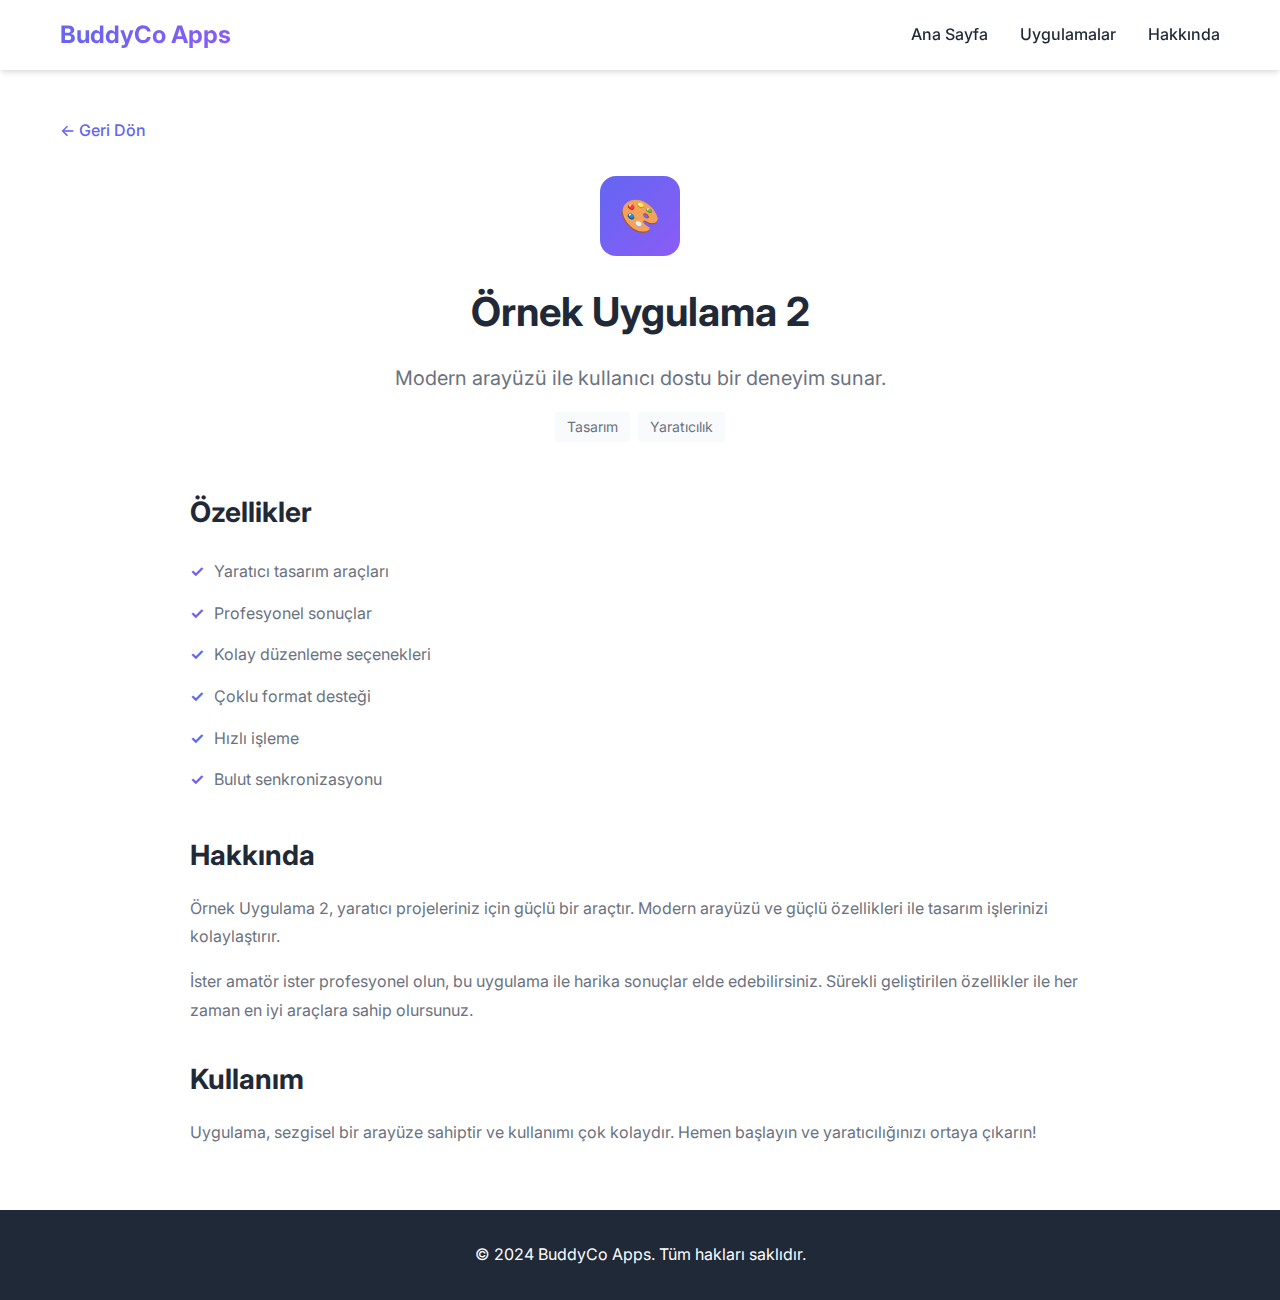
<file: app2.html>
<!DOCTYPE html>
<html lang="tr">
<head>
    <meta charset="UTF-8">
    <meta name="viewport" content="width=device-width, initial-scale=1.0">
    <title>Örnek Uygulama 2 - BuddyCo Apps</title>
    <link rel="stylesheet" href="styles.css">
    <link rel="preconnect" href="https://fonts.googleapis.com">
    <link rel="preconnect" href="https://fonts.gstatic.com" crossorigin>
    <link href="https://fonts.googleapis.com/css2?family=Inter:wght@300;400;500;600;700&display=swap" rel="stylesheet">
</head>
<body>
    <nav class="navbar">
        <div class="container">
            <div class="nav-brand">
                <h1>BuddyCo Apps</h1>
            </div>
            <ul class="nav-menu">
                <li><a href="index.html">Ana Sayfa</a></li>
                <li><a href="index.html#apps">Uygulamalar</a></li>
                <li><a href="index.html#about">Hakkında</a></li>
            </ul>
        </div>
    </nav>

    <section class="app-detail">
        <div class="container">
            <a href="index.html#apps" class="back-button">← Geri Dön</a>
            <div class="app-detail-content">
                <div class="app-detail-header">
                    <div class="app-icon">🎨</div>
                    <h1>Örnek Uygulama 2</h1>
                    <p>Modern arayüzü ile kullanıcı dostu bir deneyim sunar.</p>
                    <div class="app-tags" style="justify-content: center; margin-top: 1rem;">
                        <span class="tag">Tasarım</span>
                        <span class="tag">Yaratıcılık</span>
                    </div>
                </div>
                
                <div>
                    <h2>Özellikler</h2>
                    <ul>
                        <li>Yaratıcı tasarım araçları</li>
                        <li>Profesyonel sonuçlar</li>
                        <li>Kolay düzenleme seçenekleri</li>
                        <li>Çoklu format desteği</li>
                        <li>Hızlı işleme</li>
                        <li>Bulut senkronizasyonu</li>
                    </ul>
                    
                    <h2>Hakkında</h2>
                    <p>Örnek Uygulama 2, yaratıcı projeleriniz için güçlü bir araçtır. Modern arayüzü ve güçlü özellikleri ile tasarım işlerinizi kolaylaştırır.</p>
                    <p>İster amatör ister profesyonel olun, bu uygulama ile harika sonuçlar elde edebilirsiniz. Sürekli geliştirilen özellikler ile her zaman en iyi araçlara sahip olursunuz.</p>
                    
                    <h2>Kullanım</h2>
                    <p>Uygulama, sezgisel bir arayüze sahiptir ve kullanımı çok kolaydır. Hemen başlayın ve yaratıcılığınızı ortaya çıkarın!</p>
                </div>
            </div>
        </div>
    </section>

    <footer class="footer">
        <div class="container">
            <p>&copy; 2024 BuddyCo Apps. Tüm hakları saklıdır.</p>
        </div>
    </footer>
</body>
</html>
</file>
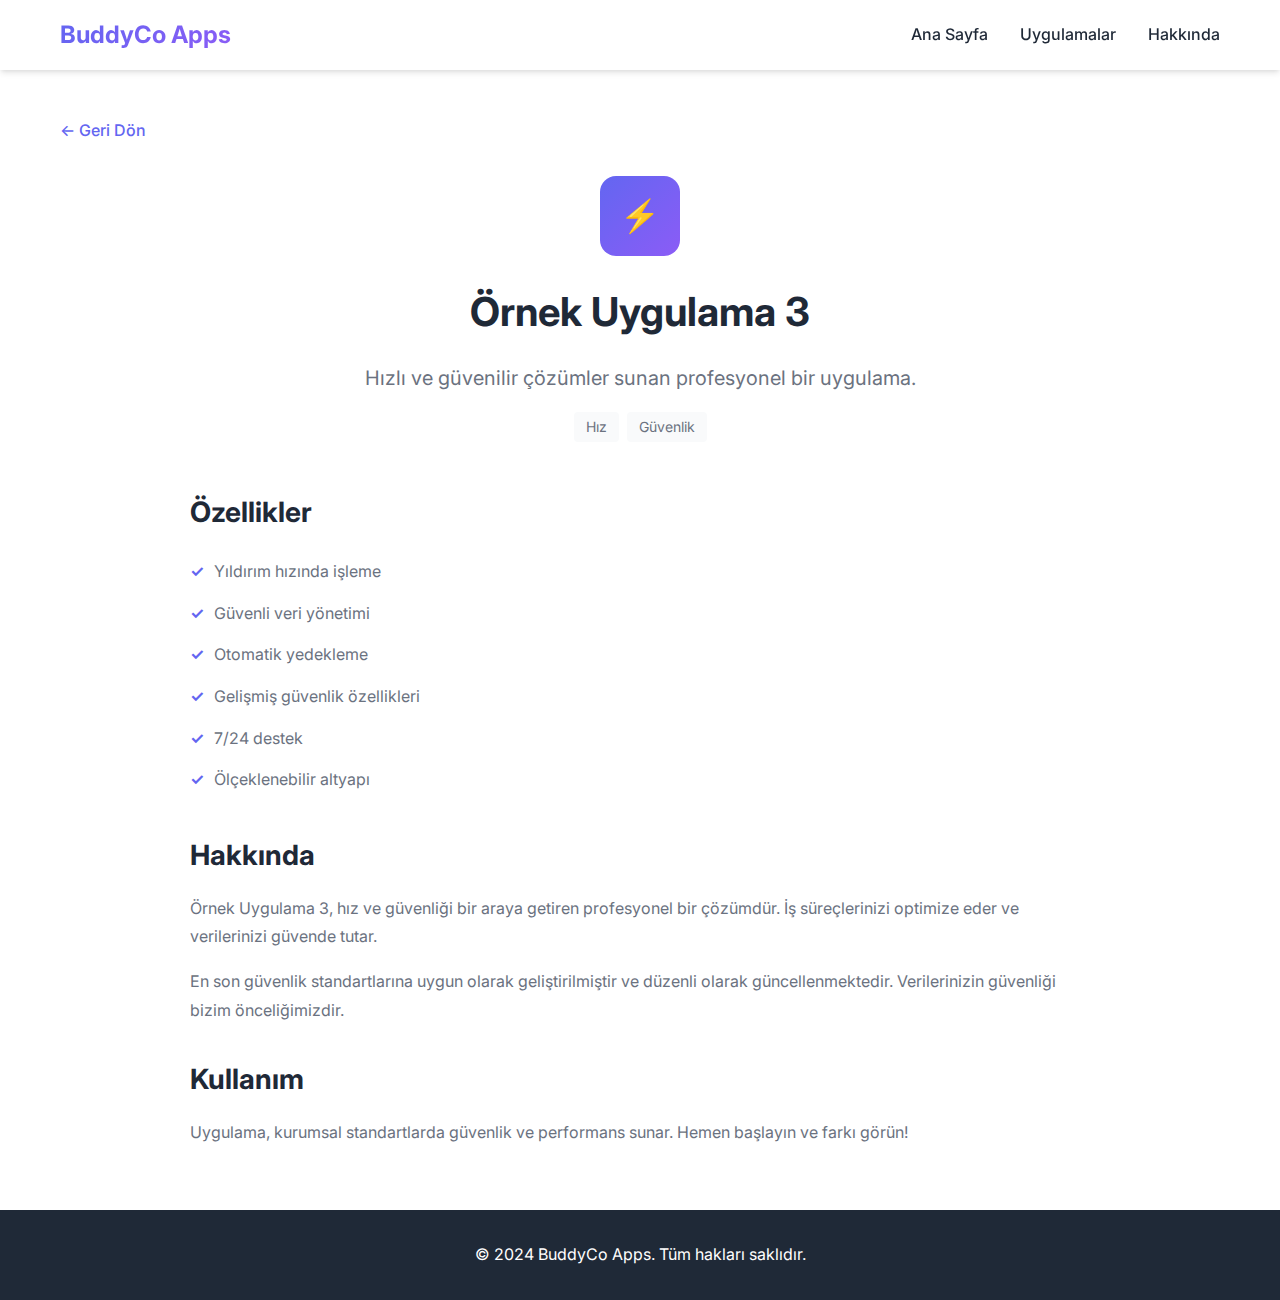
<file: app3.html>
<!DOCTYPE html>
<html lang="tr">
<head>
    <meta charset="UTF-8">
    <meta name="viewport" content="width=device-width, initial-scale=1.0">
    <title>Örnek Uygulama 3 - BuddyCo Apps</title>
    <link rel="stylesheet" href="styles.css">
    <link rel="preconnect" href="https://fonts.googleapis.com">
    <link rel="preconnect" href="https://fonts.gstatic.com" crossorigin>
    <link href="https://fonts.googleapis.com/css2?family=Inter:wght@300;400;500;600;700&display=swap" rel="stylesheet">
</head>
<body>
    <nav class="navbar">
        <div class="container">
            <div class="nav-brand">
                <h1>BuddyCo Apps</h1>
            </div>
            <ul class="nav-menu">
                <li><a href="index.html">Ana Sayfa</a></li>
                <li><a href="index.html#apps">Uygulamalar</a></li>
                <li><a href="index.html#about">Hakkında</a></li>
            </ul>
        </div>
    </nav>

    <section class="app-detail">
        <div class="container">
            <a href="index.html#apps" class="back-button">← Geri Dön</a>
            <div class="app-detail-content">
                <div class="app-detail-header">
                    <div class="app-icon">⚡</div>
                    <h1>Örnek Uygulama 3</h1>
                    <p>Hızlı ve güvenilir çözümler sunan profesyonel bir uygulama.</p>
                    <div class="app-tags" style="justify-content: center; margin-top: 1rem;">
                        <span class="tag">Hız</span>
                        <span class="tag">Güvenlik</span>
                    </div>
                </div>
                
                <div>
                    <h2>Özellikler</h2>
                    <ul>
                        <li>Yıldırım hızında işleme</li>
                        <li>Güvenli veri yönetimi</li>
                        <li>Otomatik yedekleme</li>
                        <li>Gelişmiş güvenlik özellikleri</li>
                        <li>7/24 destek</li>
                        <li>Ölçeklenebilir altyapı</li>
                    </ul>
                    
                    <h2>Hakkında</h2>
                    <p>Örnek Uygulama 3, hız ve güvenliği bir araya getiren profesyonel bir çözümdür. İş süreçlerinizi optimize eder ve verilerinizi güvende tutar.</p>
                    <p>En son güvenlik standartlarına uygun olarak geliştirilmiştir ve düzenli olarak güncellenmektedir. Verilerinizin güvenliği bizim önceliğimizdir.</p>
                    
                    <h2>Kullanım</h2>
                    <p>Uygulama, kurumsal standartlarda güvenlik ve performans sunar. Hemen başlayın ve farkı görün!</p>
                </div>
            </div>
        </div>
    </section>

    <footer class="footer">
        <div class="container">
            <p>&copy; 2024 BuddyCo Apps. Tüm hakları saklıdır.</p>
        </div>
    </footer>
</body>
</html>
</file>
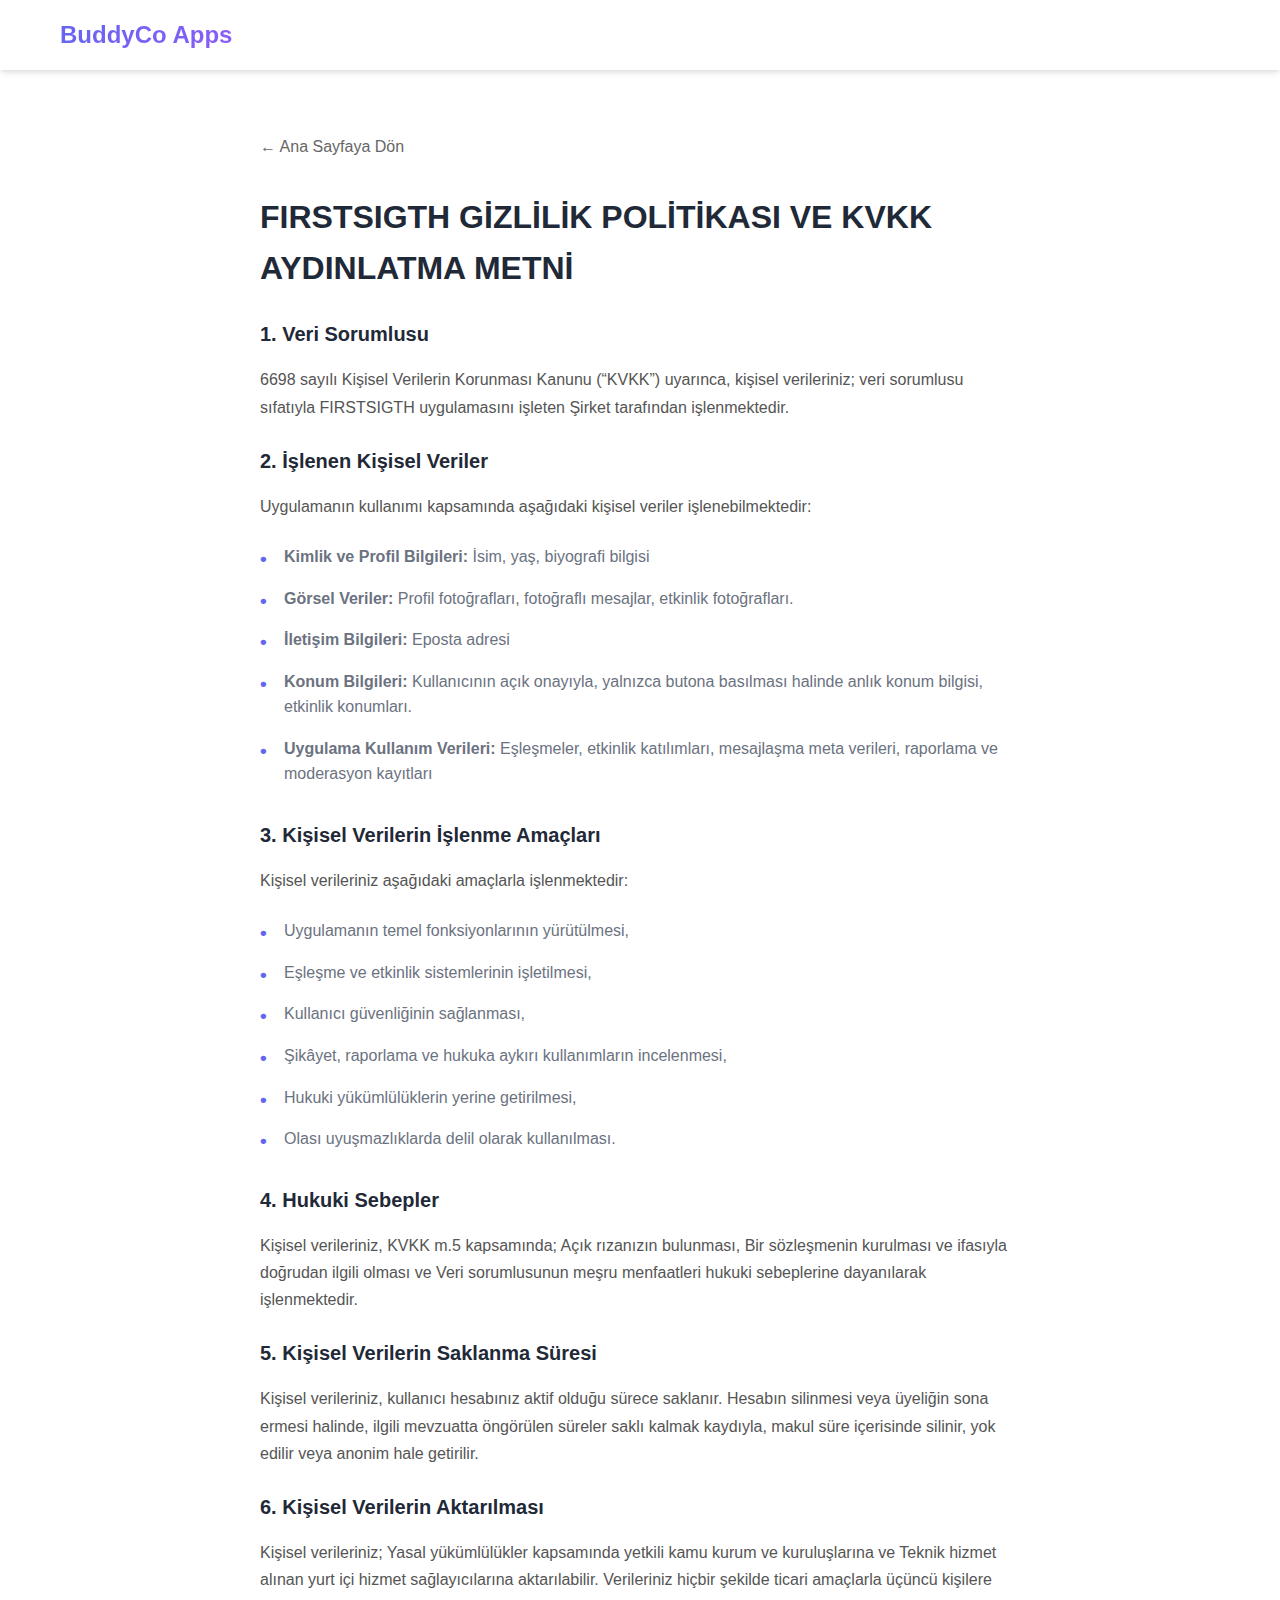
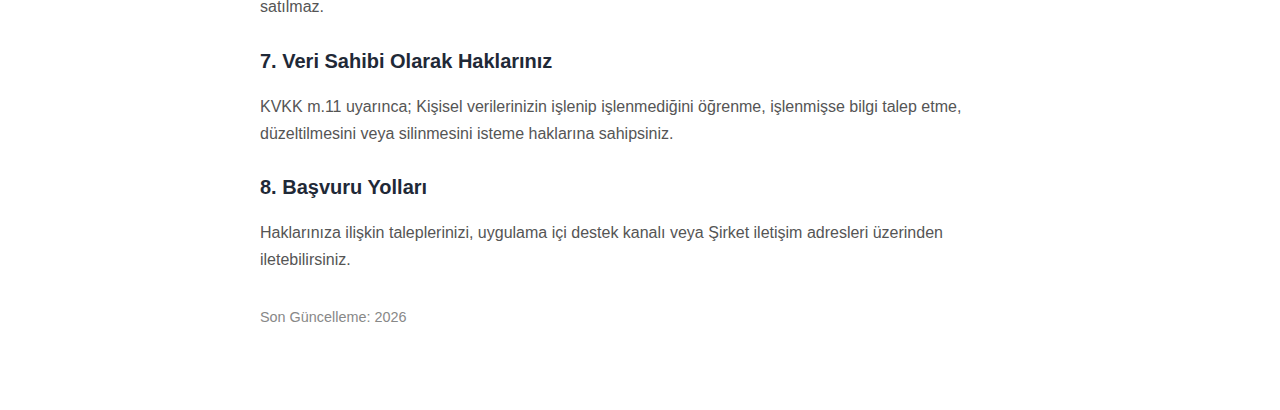
<file: gizlilik.html>
<!DOCTYPE html>
<html lang="tr">

<head>
    <meta charset="UTF-8">
    <meta name="viewport" content="width=device-width, initial-scale=1.0">
    <title>First Sight - Gizlilik Politikası</title>
    <link rel="stylesheet" href="styles.css?v=4">
    <style>
        .legal-page {
            padding: 4rem 0;
            max-width: 800px;
            margin: 0 auto;
        }

        .legal-content h2 {
            color: #333;
            margin-top: 2rem;
        }

        .legal-content p,
        .legal-content li {
            color: #555;
            line-height: 1.7;
        }

        .back-link {
            display: inline-block;
            margin-bottom: 2rem;
            color: #666;
            text-decoration: none;
            font-weight: 500;
        }

        .back-link:hover {
            color: #000;
        }
    </style>
</head>

<body>
    <nav class="navbar">
        <div class="container">
            <div class="nav-brand">
                <h1>BuddyCo Apps</h1>
            </div>
        </div>
    </nav>

    <section class="legal-page">
        <div class="container">
            <a href="index.html" class="back-link">← Ana Sayfaya Dön</a>

            <div class="legal-content">
                <h1>FIRSTSIGTH GİZLİLİK POLİTİKASI VE KVKK AYDINLATMA METNİ</h1>

                <h3>1. Veri Sorumlusu</h3>
                <p>6698 sayılı Kişisel Verilerin Korunması Kanunu (“KVKK”) uyarınca, kişisel verileriniz; veri sorumlusu
                    sıfatıyla FIRSTSIGTH uygulamasını işleten Şirket tarafından işlenmektedir.</p>

                <h3>2. İşlenen Kişisel Veriler</h3>
                <p>Uygulamanın kullanımı kapsamında aşağıdaki kişisel veriler işlenebilmektedir:</p>
                <ul>
                    <li><strong>Kimlik ve Profil Bilgileri:</strong> İsim, yaş, biyografi bilgisi</li>
                    <li><strong>Görsel Veriler:</strong> Profil fotoğrafları, fotoğraflı mesajlar, etkinlik
                        fotoğrafları.</li>
                    <li><strong>İletişim Bilgileri:</strong> Eposta adresi</li>
                    <li><strong>Konum Bilgileri:</strong> Kullanıcının açık onayıyla, yalnızca butona basılması halinde
                        anlık konum bilgisi, etkinlik konumları.</li>
                    <li><strong>Uygulama Kullanım Verileri:</strong> Eşleşmeler, etkinlik katılımları, mesajlaşma meta
                        verileri, raporlama ve moderasyon kayıtları</li>
                </ul>

                <h3>3. Kişisel Verilerin İşlenme Amaçları</h3>
                <p>Kişisel verileriniz aşağıdaki amaçlarla işlenmektedir:</p>
                <ul>
                    <li>Uygulamanın temel fonksiyonlarının yürütülmesi,</li>
                    <li>Eşleşme ve etkinlik sistemlerinin işletilmesi,</li>
                    <li>Kullanıcı güvenliğinin sağlanması,</li>
                    <li>Şikâyet, raporlama ve hukuka aykırı kullanımların incelenmesi,</li>
                    <li>Hukuki yükümlülüklerin yerine getirilmesi,</li>
                    <li>Olası uyuşmazlıklarda delil olarak kullanılması.</li>
                </ul>

                <h3>4. Hukuki Sebepler</h3>
                <p>Kişisel verileriniz, KVKK m.5 kapsamında; Açık rızanızın bulunması, Bir sözleşmenin kurulması ve
                    ifasıyla doğrudan ilgili olması ve Veri sorumlusunun meşru menfaatleri hukuki sebeplerine
                    dayanılarak işlenmektedir.</p>

                <h3>5. Kişisel Verilerin Saklanma Süresi</h3>
                <p>Kişisel verileriniz, kullanıcı hesabınız aktif olduğu sürece saklanır. Hesabın silinmesi veya
                    üyeliğin sona ermesi halinde, ilgili mevzuatta öngörülen süreler saklı kalmak kaydıyla, makul süre
                    içerisinde silinir, yok edilir veya anonim hale getirilir.</p>

                <h3>6. Kişisel Verilerin Aktarılması</h3>
                <p>Kişisel verileriniz; Yasal yükümlülükler kapsamında yetkili kamu kurum ve kuruluşlarına ve Teknik
                    hizmet alınan yurt içi hizmet sağlayıcılarına aktarılabilir. Verileriniz hiçbir şekilde ticari
                    amaçlarla üçüncü kişilere satılmaz.</p>

                <h3>7. Veri Sahibi Olarak Haklarınız</h3>
                <p>KVKK m.11 uyarınca; Kişisel verilerinizin işlenip işlenmediğini öğrenme, işlenmişse bilgi talep etme,
                    düzeltilmesini veya silinmesini isteme haklarına sahipsiniz.</p>

                <h3>8. Başvuru Yolları</h3>
                <p>Haklarınıza ilişkin taleplerinizi, uygulama içi destek kanalı veya Şirket iletişim adresleri
                    üzerinden iletebilirsiniz.</p>

                <p style="margin-top:2rem; font-size:0.9rem; color:#888;">Son Güncelleme: 2026</p>
            </div>
        </div>
    </section>
</body>

</html>
</file>
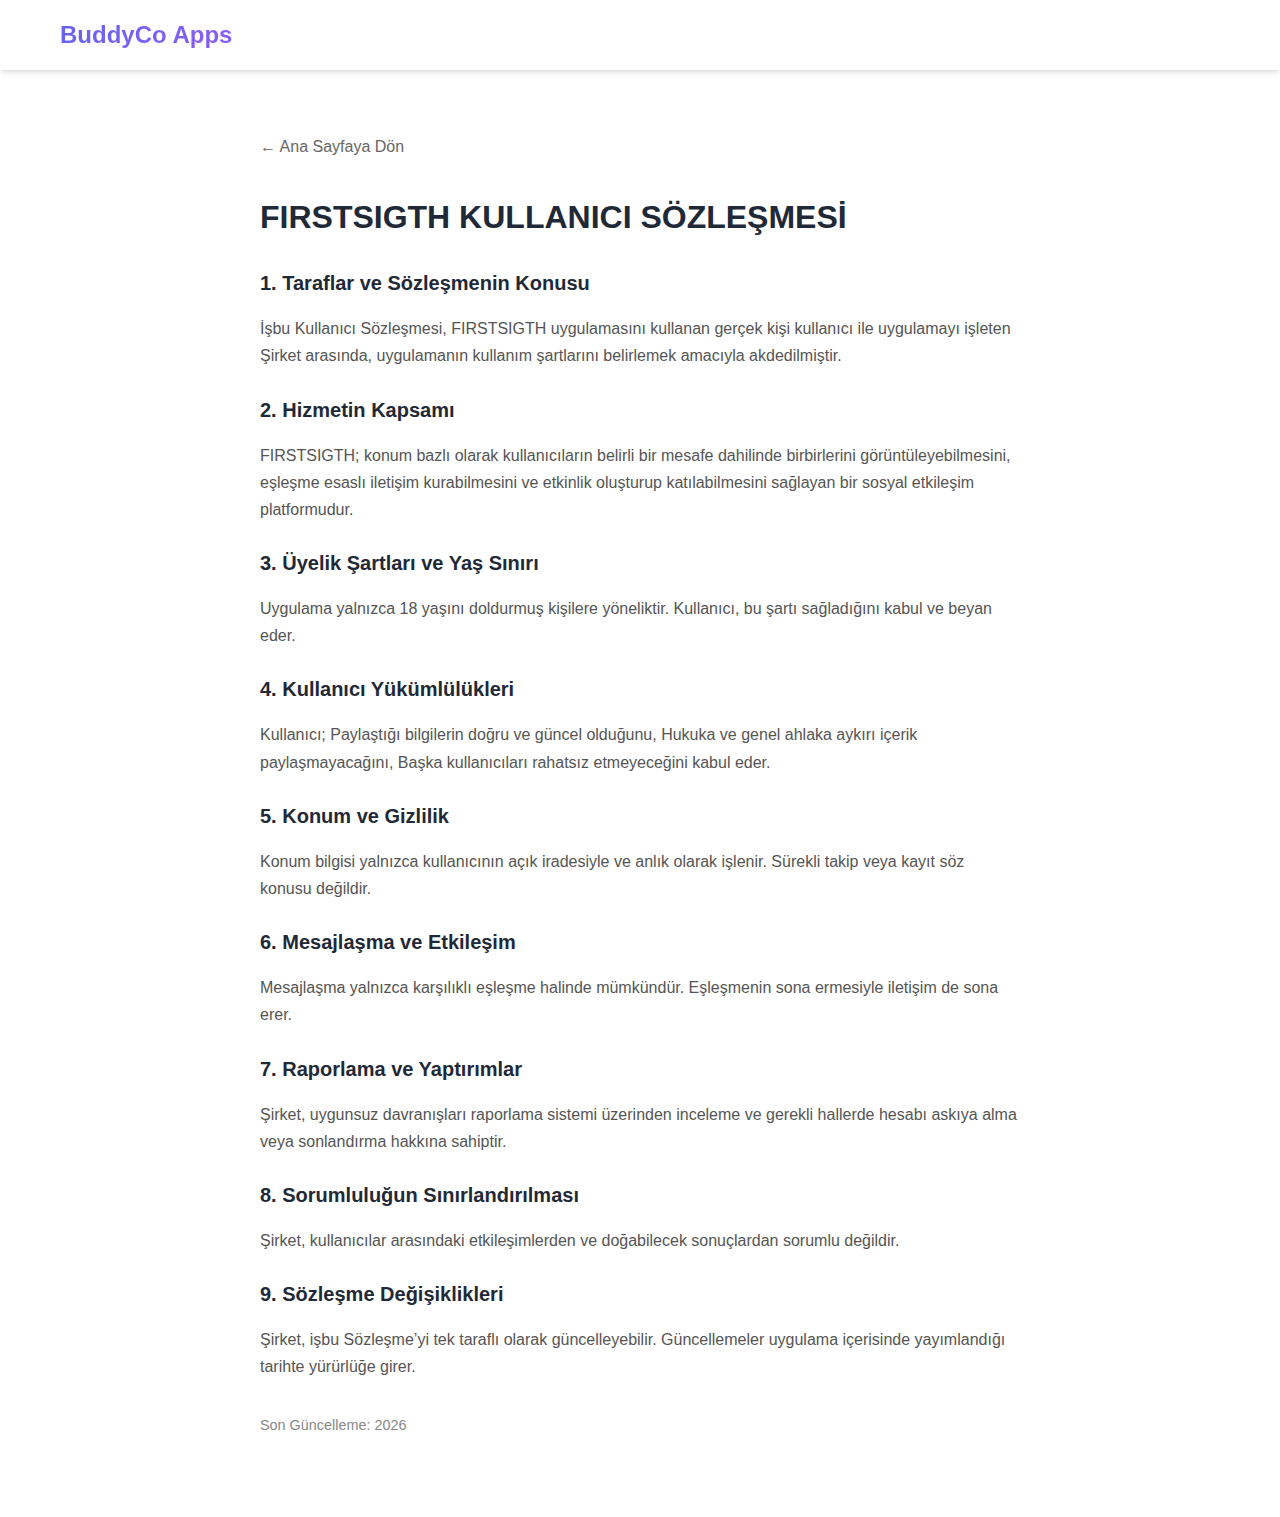
<file: sozlesme.html>
<!DOCTYPE html>
<html lang="tr">

<head>
    <meta charset="UTF-8">
    <meta name="viewport" content="width=device-width, initial-scale=1.0">
    <title>First Sight - Kullanıcı Sözleşmesi</title>
    <link rel="stylesheet" href="styles.css?v=4">
    <style>
        .legal-page {
            padding: 4rem 0;
            max-width: 800px;
            margin: 0 auto;
        }

        .legal-content h2 {
            color: #333;
            margin-top: 2rem;
        }

        .legal-content p,
        .legal-content li {
            color: #555;
            line-height: 1.7;
        }

        .back-link {
            display: inline-block;
            margin-bottom: 2rem;
            color: #666;
            text-decoration: none;
            font-weight: 500;
        }

        .back-link:hover {
            color: #000;
        }
    </style>
</head>

<body>
    <nav class="navbar">
        <div class="container">
            <div class="nav-brand">
                <h1>BuddyCo Apps</h1>
            </div>
        </div>
    </nav>

    <section class="legal-page">
        <div class="container">
            <a href="index.html" class="back-link">← Ana Sayfaya Dön</a>

            <div class="legal-content">
                <h1>FIRSTSIGTH KULLANICI SÖZLEŞMESİ</h1>

                <h3>1. Taraflar ve Sözleşmenin Konusu</h3>
                <p>İşbu Kullanıcı Sözleşmesi, FIRSTSIGTH uygulamasını kullanan gerçek kişi kullanıcı ile uygulamayı
                    işleten Şirket arasında, uygulamanın kullanım şartlarını belirlemek amacıyla akdedilmiştir.</p>

                <h3>2. Hizmetin Kapsamı</h3>
                <p>FIRSTSIGTH; konum bazlı olarak kullanıcıların belirli bir mesafe dahilinde birbirlerini
                    görüntüleyebilmesini, eşleşme esaslı iletişim kurabilmesini ve etkinlik oluşturup katılabilmesini
                    sağlayan bir sosyal etkileşim platformudur.</p>

                <h3>3. Üyelik Şartları ve Yaş Sınırı</h3>
                <p>Uygulama yalnızca 18 yaşını doldurmuş kişilere yöneliktir. Kullanıcı, bu şartı sağladığını kabul ve
                    beyan eder.</p>

                <h3>4. Kullanıcı Yükümlülükleri</h3>
                <p>Kullanıcı; Paylaştığı bilgilerin doğru ve güncel olduğunu, Hukuka ve genel ahlaka aykırı içerik
                    paylaşmayacağını, Başka kullanıcıları rahatsız etmeyeceğini kabul eder.</p>

                <h3>5. Konum ve Gizlilik</h3>
                <p>Konum bilgisi yalnızca kullanıcının açık iradesiyle ve anlık olarak işlenir. Sürekli takip veya kayıt
                    söz konusu değildir.</p>

                <h3>6. Mesajlaşma ve Etkileşim</h3>
                <p>Mesajlaşma yalnızca karşılıklı eşleşme halinde mümkündür. Eşleşmenin sona ermesiyle iletişim de sona
                    erer.</p>

                <h3>7. Raporlama ve Yaptırımlar</h3>
                <p>Şirket, uygunsuz davranışları raporlama sistemi üzerinden inceleme ve gerekli hallerde hesabı askıya
                    alma veya sonlandırma hakkına sahiptir.</p>

                <h3>8. Sorumluluğun Sınırlandırılması</h3>
                <p>Şirket, kullanıcılar arasındaki etkileşimlerden ve doğabilecek sonuçlardan sorumlu değildir.</p>

                <h3>9. Sözleşme Değişiklikleri</h3>
                <p>Şirket, işbu Sözleşme’yi tek taraflı olarak güncelleyebilir. Güncellemeler uygulama içerisinde
                    yayımlandığı tarihte yürürlüğe girer.</p>

                <p style="margin-top:2rem; font-size:0.9rem; color:#888;">Son Güncelleme: 2026</p>
            </div>
        </div>
    </section>
</body>

</html>
</file>
<file: styles.css>
* {
    margin: 0;
    padding: 0;
    box-sizing: border-box;
}

:root {
    --primary-color: #6366f1;
    --primary-dark: #4f46e5;
    --secondary-color: #8b5cf6;
    --text-dark: #1f2937;
    --text-light: #6b7280;
    --bg-light: #f9fafb;
    --bg-white: #ffffff;
    --border-color: #e5e7eb;
    --shadow: 0 4px 6px -1px rgba(0, 0, 0, 0.1), 0 2px 4px -1px rgba(0, 0, 0, 0.06);
    --shadow-lg: 0 10px 15px -3px rgba(0, 0, 0, 0.1), 0 4px 6px -2px rgba(0, 0, 0, 0.05);
}

body {
    font-family: 'Inter', -apple-system, BlinkMacSystemFont, 'Segoe UI', sans-serif;
    color: var(--text-dark);
    line-height: 1.6;
    background-color: var(--bg-white);
}

.container {
    max-width: 1200px;
    margin: 0 auto;
    padding: 0 20px;
}

/* Navigation */
.navbar {
    background: var(--bg-white);
    box-shadow: var(--shadow);
    position: sticky;
    top: 0;
    z-index: 1000;
    padding: 1rem 0;
}

.navbar .container {
    display: flex;
    justify-content: space-between;
    align-items: center;
}

.nav-brand h1 {
    font-size: 1.5rem;
    font-weight: 700;
    background: linear-gradient(135deg, var(--primary-color), var(--secondary-color));
    -webkit-background-clip: text;
    -webkit-text-fill-color: transparent;
    background-clip: text;
}

.nav-menu {
    display: flex;
    list-style: none;
    gap: 2rem;
}

.nav-menu a {
    text-decoration: none;
    color: var(--text-dark);
    font-weight: 500;
    transition: color 0.3s ease;
    position: relative;
}

.nav-menu a:hover,
.nav-menu a.active {
    color: var(--primary-color);
}

.nav-menu a.active::after {
    content: '';
    position: absolute;
    bottom: -5px;
    left: 0;
    width: 100%;
    height: 2px;
    background: var(--primary-color);
}

/* Hero Section */
.hero {
    background: linear-gradient(135deg, #667eea 0%, #764ba2 100%);
    color: white;
    padding: 6rem 0;
    text-align: center;
}

.hero-content {
    max-width: 800px;
    margin: 0 auto;
}

.hero-title {
    font-size: 3rem;
    font-weight: 700;
    margin-bottom: 1rem;
    animation: fadeInUp 0.8s ease;
}

.hero-subtitle {
    font-size: 1.25rem;
    margin-bottom: 2rem;
    opacity: 0.9;
    animation: fadeInUp 0.8s ease 0.2s both;
}

@keyframes fadeInUp {
    from {
        opacity: 0;
        transform: translateY(30px);
    }
    to {
        opacity: 1;
        transform: translateY(0);
    }
}

/* Buttons */
.btn {
    display: inline-block;
    padding: 0.75rem 2rem;
    border-radius: 0.5rem;
    text-decoration: none;
    font-weight: 600;
    transition: all 0.3s ease;
    cursor: pointer;
    border: none;
    font-size: 1rem;
}

.btn-primary {
    background: white;
    color: var(--primary-color);
    animation: fadeInUp 0.8s ease 0.4s both;
}

.btn-primary:hover {
    transform: translateY(-2px);
    box-shadow: var(--shadow-lg);
}

/* Apps Section */
.apps-section {
    padding: 5rem 0;
    background: var(--bg-light);
}

.section-title {
    font-size: 2.5rem;
    font-weight: 700;
    text-align: center;
    margin-bottom: 3rem;
    color: var(--text-dark);
}

.apps-grid {
    display: grid;
    grid-template-columns: repeat(auto-fill, minmax(300px, 1fr));
    gap: 2rem;
    margin-top: 2rem;
}

.app-card {
    background: var(--bg-white);
    border-radius: 1rem;
    padding: 2rem;
    box-shadow: var(--shadow);
    transition: all 0.3s ease;
    cursor: pointer;
    text-decoration: none;
    color: inherit;
    display: block;
}

.app-card:hover {
    transform: translateY(-5px);
    box-shadow: var(--shadow-lg);
}

.app-icon {
    width: 60px;
    height: 60px;
    background: linear-gradient(135deg, var(--primary-color), var(--secondary-color));
    border-radius: 1rem;
    display: flex;
    align-items: center;
    justify-content: center;
    font-size: 1.5rem;
    margin-bottom: 1rem;
    color: white;
    padding: 0.5rem;
}

.app-icon img {
    width: 100%;
    height: 100%;
    object-fit: contain;
}

.app-card h3 {
    font-size: 1.5rem;
    font-weight: 600;
    margin-bottom: 0.5rem;
    color: var(--text-dark);
}

.app-card p {
    color: var(--text-light);
    margin-bottom: 1rem;
}

.app-tags {
    display: flex;
    flex-wrap: wrap;
    gap: 0.5rem;
    margin-top: 1rem;
}

.tag {
    background: var(--bg-light);
    padding: 0.25rem 0.75rem;
    border-radius: 0.25rem;
    font-size: 0.875rem;
    color: var(--text-light);
}

/* About Section */
.about-section {
    padding: 5rem 0;
    background: var(--bg-white);
}

.about-content {
    max-width: 800px;
    margin: 0 auto;
    text-align: center;
}

.about-content p {
    font-size: 1.125rem;
    color: var(--text-light);
    margin-bottom: 1rem;
    line-height: 1.8;
}

/* Footer */
.footer {
    background: var(--text-dark);
    color: white;
    text-align: center;
    padding: 2rem 0;
}

/* App Detail Page */
.app-detail {
    padding: 3rem 0;
    min-height: 60vh;
}

.app-detail-header {
    text-align: center;
    margin-bottom: 3rem;
}

.app-detail-header .app-icon {
    margin: 0 auto 1.5rem;
    width: 80px;
    height: 80px;
    font-size: 2rem;
    padding: 0.75rem;
}

.app-detail-header .app-icon img {
    width: 100%;
    height: 100%;
    object-fit: contain;
}

.app-detail-header h1 {
    font-size: 2.5rem;
    margin-bottom: 1rem;
}

.app-detail-header p {
    font-size: 1.25rem;
    color: var(--text-light);
}

.app-detail-content {
    max-width: 900px;
    margin: 0 auto;
}

.app-detail-content h2 {
    font-size: 1.75rem;
    margin: 2rem 0 1rem;
    color: var(--text-dark);
}

.app-detail-content p {
    color: var(--text-light);
    line-height: 1.8;
    margin-bottom: 1rem;
}

.app-detail-content ul {
    list-style: none;
    padding-left: 0;
}

.app-detail-content li {
    padding: 0.5rem 0;
    color: var(--text-light);
    padding-left: 1.5rem;
    position: relative;
}

.app-detail-content li::before {
    content: '✓';
    position: absolute;
    left: 0;
    color: var(--primary-color);
    font-weight: bold;
}

.back-button {
    display: inline-flex;
    align-items: center;
    gap: 0.5rem;
    color: var(--primary-color);
    text-decoration: none;
    font-weight: 500;
    margin-bottom: 2rem;
    transition: gap 0.3s ease;
}

.back-button:hover {
    gap: 0.75rem;
}

/* Legal Section */
.legal-section {
    padding: 4rem 0;
    background: var(--bg-light);
    border-top: 1px solid var(--border-color);
}

.legal-content {
    max-width: 900px;
    margin: 0 auto;
}

.legal-content h2 {
    font-size: 1.75rem;
    margin: 3rem 0 1.5rem;
    color: var(--text-dark);
    padding-top: 2rem;
    border-top: 2px solid var(--border-color);
}

.legal-content h2:first-of-type {
    margin-top: 0;
    padding-top: 0;
    border-top: none;
}

.legal-content h3 {
    font-size: 1.25rem;
    margin: 1.5rem 0 1rem;
    color: var(--text-dark);
}

.legal-content p {
    color: var(--text-light);
    line-height: 1.8;
    margin-bottom: 1rem;
    font-size: 1rem;
}

.legal-content ul {
    list-style: none;
    padding-left: 0;
    margin: 1rem 0;
}

.legal-content ul li {
    padding: 0.5rem 0;
    color: var(--text-light);
    padding-left: 1.5rem;
    position: relative;
    line-height: 1.6;
}

.legal-content ul li::before {
    content: '•';
    position: absolute;
    left: 0;
    color: var(--primary-color);
    font-weight: bold;
    font-size: 1.2rem;
}

/* Responsive */
@media (max-width: 768px) {
    .nav-menu {
        gap: 1rem;
        font-size: 0.9rem;
    }

    .hero-title {
        font-size: 2rem;
    }

    .hero-subtitle {
        font-size: 1rem;
    }

    .section-title {
        font-size: 2rem;
    }

    .apps-grid {
        grid-template-columns: 1fr;
    }

    .app-detail-header h1 {
        font-size: 2rem;
    }

    .legal-content h2 {
        font-size: 1.5rem;
        margin: 2rem 0 1rem;
    }

    .legal-content h3 {
        font-size: 1.125rem;
    }
}
</file>
